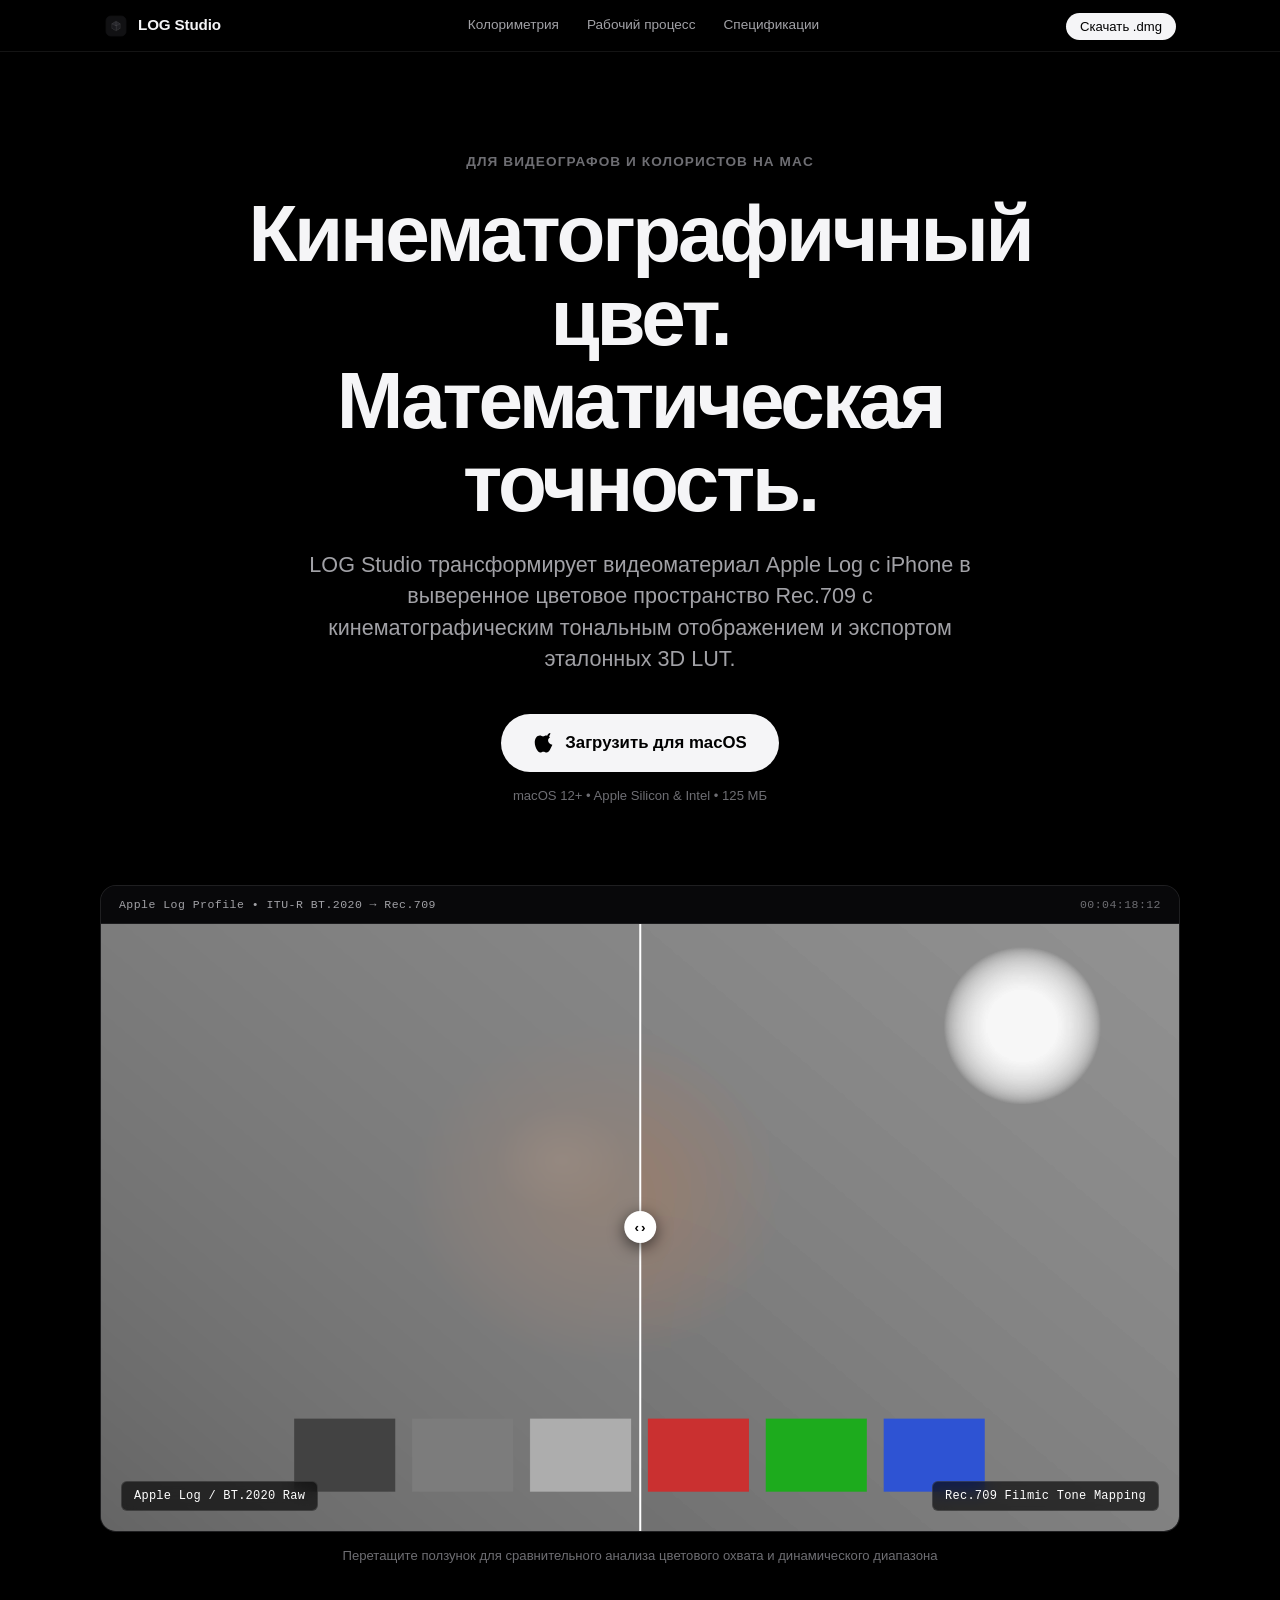
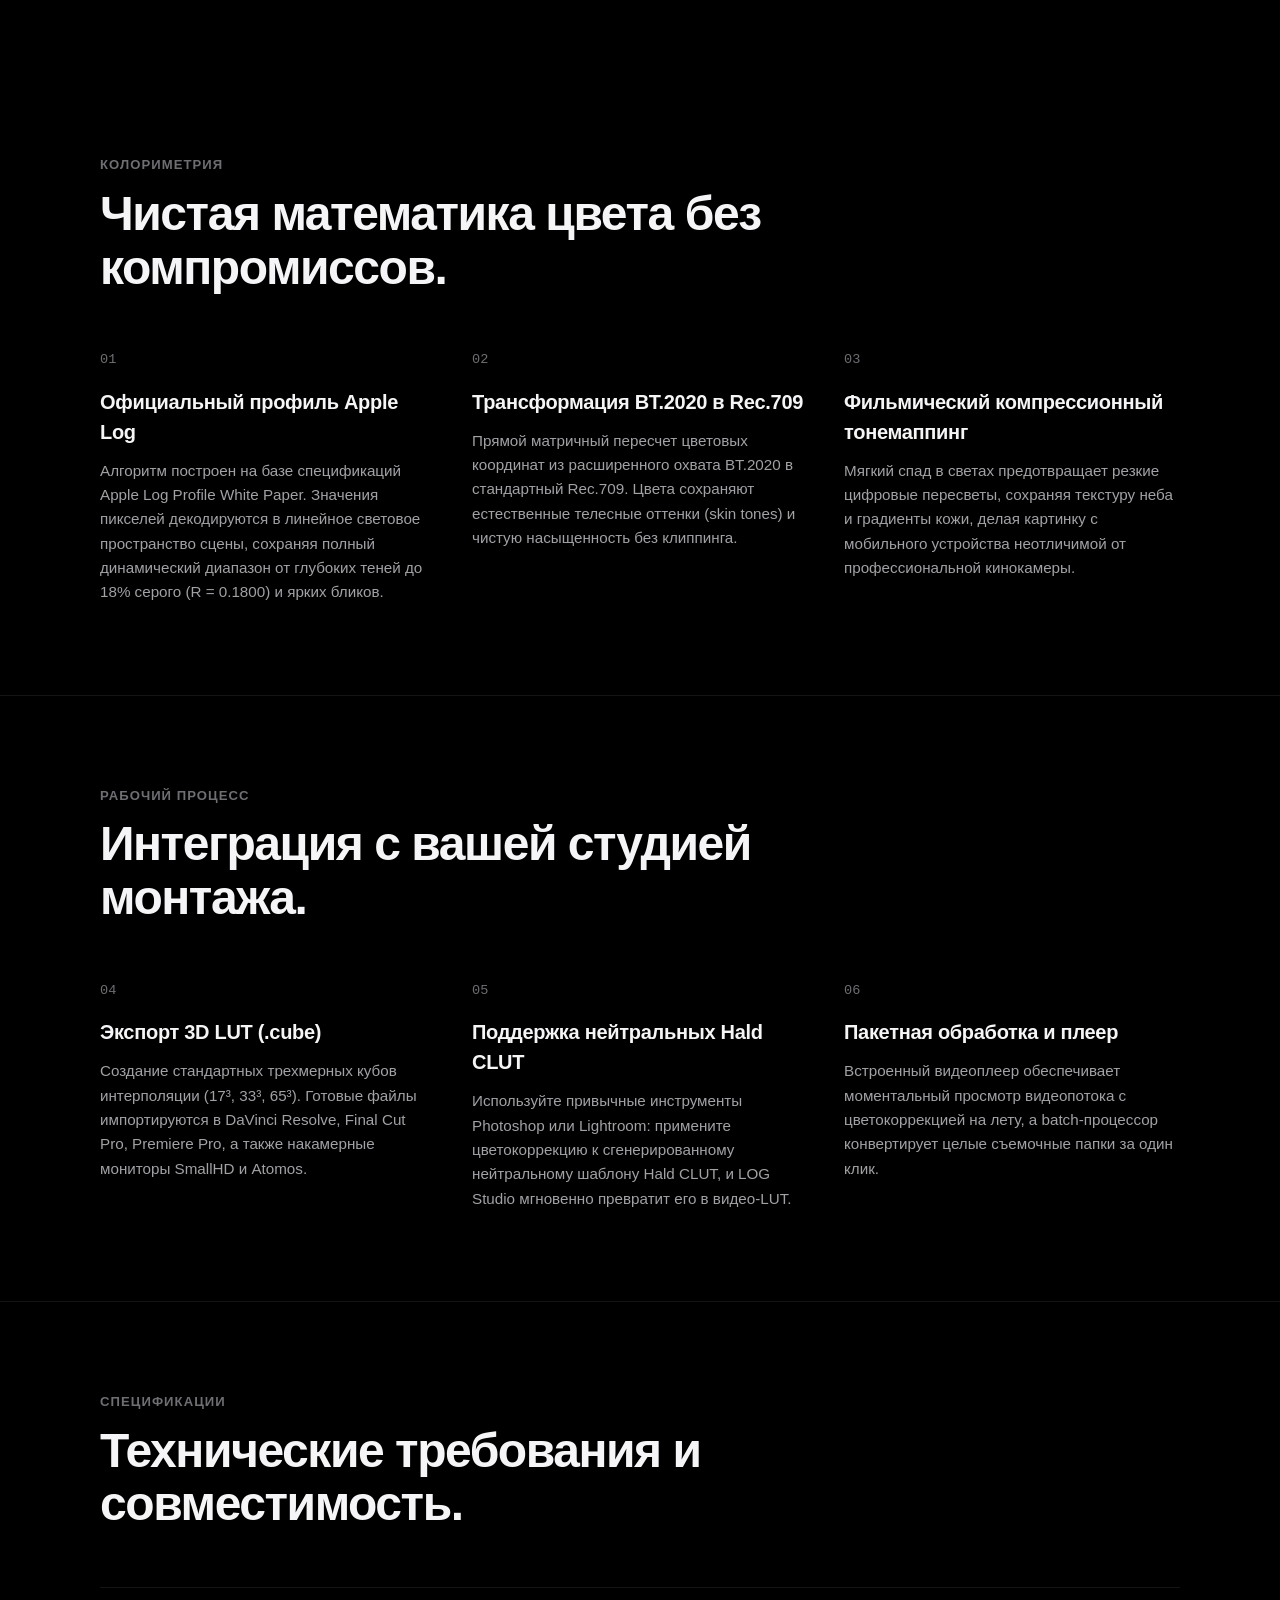
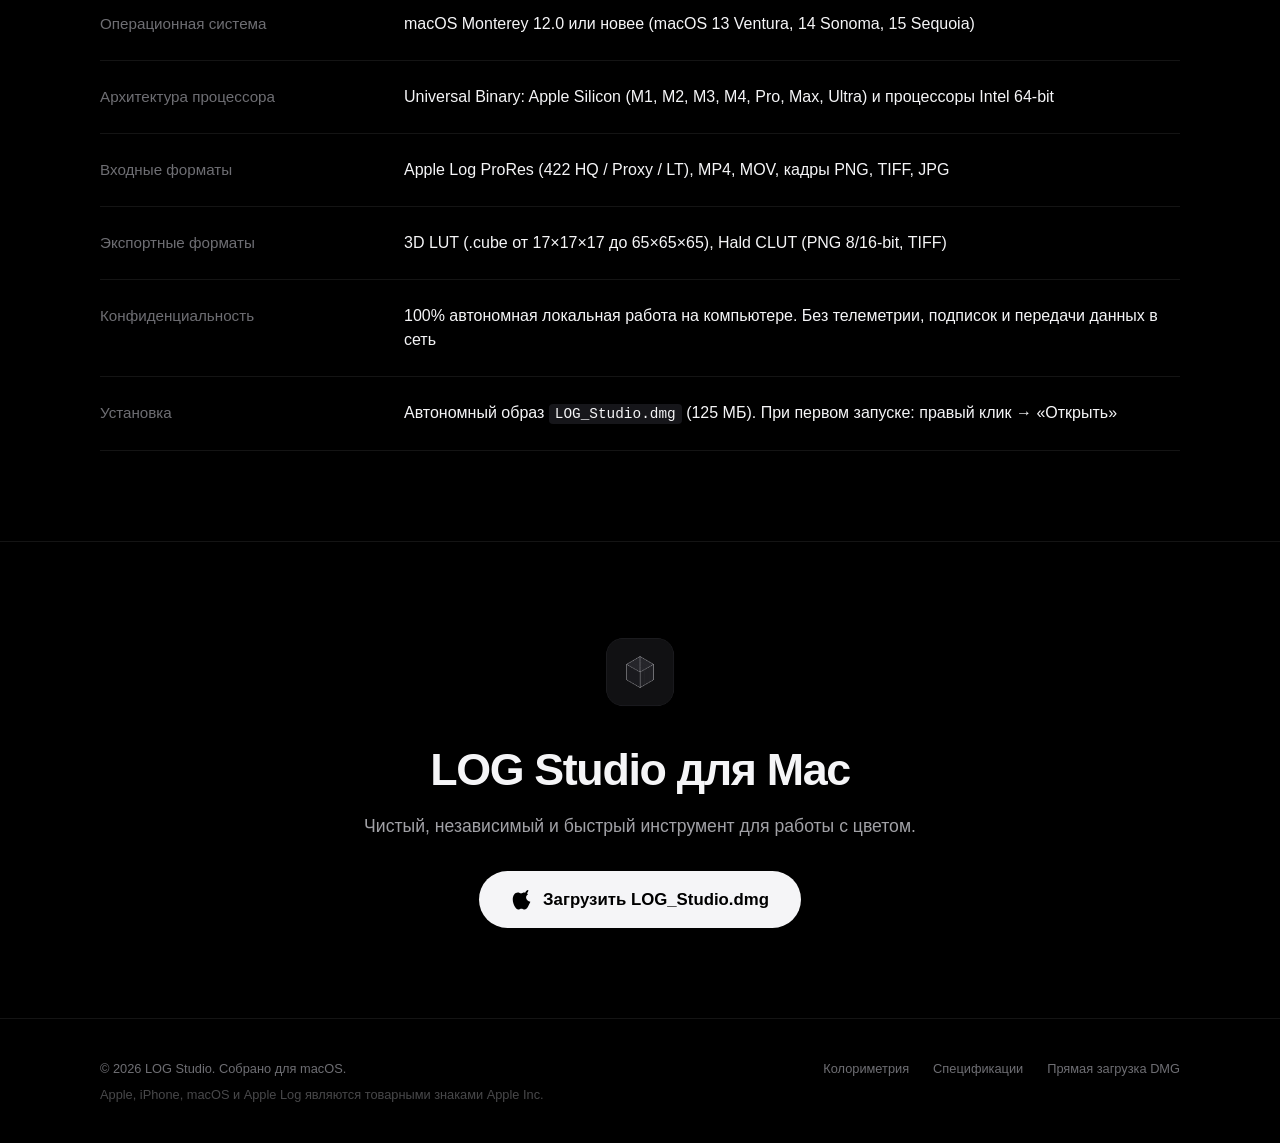
<file: index.html>
<!DOCTYPE html>
<html lang="ru">
<head>
  <meta charset="UTF-8">
  <meta name="viewport" content="width=device-width, initial-scale=1.0">
  <title>LOG Studio — Apple Log & 3D LUT Color Science для macOS</title>
  <meta name="description" content="Профессиональная утилита для macOS. Точная колориметрия Apple Log (BT.2020 в Rec.709), экспорт 3D LUT (.cube) и работа с Hald CLUT.">
  <link rel="icon" type="image/png" href="assets/icon.png">
  <link rel="stylesheet" href="style.css">
</head>
<body>

  <!-- Minimal Pro Navigation -->
  <header class="site-header">
    <div class="header-container">
      <div class="brand-group">
        <img src="assets/icon.png" alt="LOG Studio" class="brand-icon">
        <span class="brand-title">LOG Studio</span>
      </div>
      <nav class="header-nav">
        <a href="#color-science">Колориметрия</a>
        <a href="#workflow">Рабочий процесс</a>
        <a href="#specs">Спецификации</a>
      </nav>
      <div class="header-cta">
        <a href="https://github.com/peskovsky18/log-studio/releases/latest/download/LOG_Studio.dmg" class="nav-download-link">
          Скачать .dmg
        </a>
      </div>
    </div>
  </header>

  <main>
    <!-- Cinematic Hero -->
    <section class="hero-section">
      <div class="hero-content">
        <p class="eyebrow">Для видеографов и колористов на Mac</p>
        <h1 class="hero-heading">Кинематографичный цвет.<br>Математическая точность.</h1>
        <p class="hero-lead">
          LOG Studio трансформирует видеоматериал Apple Log с iPhone в выверенное цветовое пространство Rec.709 с кинематографическим тональным отображением и экспортом эталонных 3D LUT.
        </p>

        <div class="hero-download-block">
          <a href="https://github.com/peskovsky18/log-studio/releases/latest/download/LOG_Studio.dmg" class="download-button">
            <svg class="apple-icon" viewBox="0 0 170 170" fill="currentColor">
              <path d="M150.37 130.25c-2.45 5.66-5.35 10.87-8.71 15.66-4.58 6.53-8.33 11.05-11.22 13.56-4.48 4.12-9.28 6.23-14.42 6.35-3.69 0-8.14-1.05-13.32-3.18-5.19-2.12-9.97-3.17-14.34-3.17-4.58 0-9.49 1.05-14.75 3.17-5.26 2.13-9.5 3.24-12.74 3.35-4.35.13-9.16-1.9-14.42-6.08-3.69-3.08-7.7-7.97-12.04-14.67-6.08-9.39-10.87-20.08-14.36-32.08-3.48-12-5.22-23.36-5.22-34.08 0-16.14 4.08-29.67 12.23-40.59 8.16-10.92 18.59-16.48 31.3-16.69 4.35 0 9.4 1.16 15.15 3.49 5.75 2.32 9.68 3.54 11.79 3.65 1.74 0 5.8-1.28 12.18-3.83 6.37-2.55 11.85-3.63 16.43-3.25 12.63.85 22.86 5.57 30.68 14.16-11.09 6.74-16.53 16.03-16.32 27.87.21 9.48 3.86 17.51 10.95 24.1 7.09 6.59 15.54 10.23 25.35 10.93-2.61 7.62-5.98 15.34-10.11 23.16zM119.22 31.84c0-7.39 2.66-14.34 7.98-20.85 5.32-6.52 11.96-10.51 19.92-11.99.21 1.09.32 2.07.32 2.94 0 7.39-2.77 14.45-8.31 21.18-5.54 6.74-12.39 10.74-20.55 12.01-.22-1.09-.33-2.07-.33-2.94z"/>
            </svg>
            <span>Загрузить для macOS</span>
          </a>
          <span class="download-subtext">macOS 12+ • Apple Silicon & Intel • 125 МБ</span>
        </div>
      </div>
    </section>

    <!-- Professional Cinema Comparison Viewer -->
    <section class="viewer-section">
      <div class="viewer-wrapper">
        <div class="monitor-frame">
          <div class="monitor-header">
            <span class="monitor-channel">Apple Log Profile • ITU-R BT.2020 → Rec.709</span>
            <span class="monitor-code">00:04:18:12</span>
          </div>

          <div class="viewport" id="comparisonWrapper">
            <!-- Graded View (Bottom Layer) -->
            <div class="viewport-layer layer-graded">
              <img src="assets/portrait_apple_log.png" alt="Graded Footage" class="footage-img footage-graded">
              <div class="layer-overlay overlay-right">
                <span class="profile-label">Rec.709 Filmic Tone Mapping</span>
              </div>
            </div>

            <!-- Raw Apple Log (Top Layer) -->
            <div class="viewport-layer layer-raw" id="logLayer">
              <img src="assets/portrait_apple_log.png" alt="Apple Log Raw" class="footage-img">
              <div class="layer-overlay overlay-left">
                <span class="profile-label">Apple Log / BT.2020 Raw</span>
              </div>
            </div>

            <!-- Precision Split Controller -->
            <div class="split-controller" id="sliderHandle">
              <div class="controller-line"></div>
              <div class="controller-knob">
                <span class="knob-arrow">‹</span>
                <span class="knob-arrow">›</span>
              </div>
            </div>
          </div>
        </div>
        <p class="viewer-caption">Перетащите ползунок для сравнительного анализа цветового охвата и динамического диапазона</p>
      </div>
    </section>

    <!-- Color Science Architecture -->
    <section class="editorial-section" id="color-science">
      <div class="section-container">
        <div class="section-title-block">
          <p class="section-tag">Колориметрия</p>
          <h2 class="section-headline">Чистая математика цвета без компромиссов.</h2>
        </div>

        <div class="narrative-grid">
          <div class="narrative-card">
            <div class="card-num">01</div>
            <h3>Официальный профиль Apple Log</h3>
            <p>
              Алгоритм построен на базе спецификаций Apple Log Profile White Paper. Значения пикселей декодируются в линейное световое пространство сцены, сохраняя полный динамический диапазон от глубоких теней до 18% серого (R = 0.1800) и ярких бликов.
            </p>
          </div>

          <div class="narrative-card">
            <div class="card-num">02</div>
            <h3>Трансформация BT.2020 в Rec.709</h3>
            <p>
              Прямой матричный пересчет цветовых координат из расширенного охвата BT.2020 в стандартный Rec.709. Цвета сохраняют естественные телесные оттенки (skin tones) и чистую насыщенность без клиппинга.
            </p>
          </div>

          <div class="narrative-card">
            <div class="card-num">03</div>
            <h3>Фильмический компрессионный тонемаппинг</h3>
            <p>
              Мягкий спад в светах предотвращает резкие цифровые пересветы, сохраняя текстуру неба и градиенты кожи, делая картинку с мобильного устройства неотличимой от профессиональной кинокамеры.
            </p>
          </div>
        </div>
      </div>
    </section>

    <!-- Workflow Integration -->
    <section class="editorial-section border-top" id="workflow">
      <div class="section-container">
        <div class="section-title-block">
          <p class="section-tag">Рабочий процесс</p>
          <h2 class="section-headline">Интеграция с вашей студией монтажа.</h2>
        </div>

        <div class="narrative-grid">
          <div class="narrative-card">
            <div class="card-num">04</div>
            <h3>Экспорт 3D LUT (.cube)</h3>
            <p>
              Создание стандартных трехмерных кубов интерполяции (17³, 33³, 65³). Готовые файлы импортируются в DaVinci Resolve, Final Cut Pro, Premiere Pro, а также накамерные мониторы SmallHD и Atomos.
            </p>
          </div>

          <div class="narrative-card">
            <div class="card-num">05</div>
            <h3>Поддержка нейтральных Hald CLUT</h3>
            <p>
              Используйте привычные инструменты Photoshop или Lightroom: примените цветокоррекцию к сгенерированному нейтральному шаблону Hald CLUT, и LOG Studio мгновенно превратит его в видео-LUT.
            </p>
          </div>

          <div class="narrative-card">
            <div class="card-num">06</div>
            <h3>Пакетная обработка и плеер</h3>
            <p>
              Встроенный видеоплеер обеспечивает моментальный просмотр видеопотока с цветокоррекцией на лету, а batch-процессор конвертирует целые съемочные папки за один клик.
            </p>
          </div>
        </div>
      </div>
    </section>

    <!-- Technical Specifications Table (Apple Style) -->
    <section class="specs-section border-top" id="specs">
      <div class="section-container">
        <div class="section-title-block">
          <p class="section-tag">Спецификации</p>
          <h2 class="section-headline">Технические требования и совместимость.</h2>
        </div>

        <div class="specs-table">
          <div class="specs-row">
            <div class="specs-label">Операционная система</div>
            <div class="specs-val">macOS Monterey 12.0 или новее (macOS 13 Ventura, 14 Sonoma, 15 Sequoia)</div>
          </div>
          <div class="specs-row">
            <div class="specs-label">Архитектура процессора</div>
            <div class="specs-val">Universal Binary: Apple Silicon (M1, M2, M3, M4, Pro, Max, Ultra) и процессоры Intel 64-bit</div>
          </div>
          <div class="specs-row">
            <div class="specs-label">Входные форматы</div>
            <div class="specs-val">Apple Log ProRes (422 HQ / Proxy / LT), MP4, MOV, кадры PNG, TIFF, JPG</div>
          </div>
          <div class="specs-row">
            <div class="specs-label">Экспортные форматы</div>
            <div class="specs-val">3D LUT (.cube от 17×17×17 до 65×65×65), Hald CLUT (PNG 8/16-bit, TIFF)</div>
          </div>
          <div class="specs-row">
            <div class="specs-label">Конфиденциальность</div>
            <div class="specs-val">100% автономная локальная работа на компьютере. Без телеметрии, подписок и передачи данных в сеть</div>
          </div>
          <div class="specs-row">
            <div class="specs-label">Установка</div>
            <div class="specs-val">Автономный образ <code>LOG_Studio.dmg</code> (125 МБ). При первом запуске: правый клик → «Открыть»</div>
          </div>
        </div>
      </div>
    </section>

    <!-- Final Call to Action -->
    <section class="bottom-action-section">
      <div class="section-container action-container">
        <img src="assets/icon.png" alt="LOG Studio" class="action-app-icon">
        <h2 class="action-title">LOG Studio для Mac</h2>
        <p class="action-sub">Чистый, независимый и быстрый инструмент для работы с цветом.</p>
        <a href="https://github.com/peskovsky18/log-studio/releases/latest/download/LOG_Studio.dmg" class="download-button">
          <svg class="apple-icon" viewBox="0 0 170 170" fill="currentColor">
            <path d="M150.37 130.25c-2.45 5.66-5.35 10.87-8.71 15.66-4.58 6.53-8.33 11.05-11.22 13.56-4.48 4.12-9.28 6.23-14.42 6.35-3.69 0-8.14-1.05-13.32-3.18-5.19-2.12-9.97-3.17-14.34-3.17-4.58 0-9.49 1.05-14.75 3.17-5.26 2.13-9.5 3.24-12.74 3.35-4.35.13-9.16-1.9-14.42-6.08-3.69-3.08-7.7-7.97-12.04-14.67-6.08-9.39-10.87-20.08-14.36-32.08-3.48-12-5.22-23.36-5.22-34.08 0-16.14 4.08-29.67 12.23-40.59 8.16-10.92 18.59-16.48 31.3-16.69 4.35 0 9.4 1.16 15.15 3.49 5.75 2.32 9.68 3.54 11.79 3.65 1.74 0 5.8-1.28 12.18-3.83 6.37-2.55 11.85-3.63 16.43-3.25 12.63.85 22.86 5.57 30.68 14.16-11.09 6.74-16.53 16.03-16.32 27.87.21 9.48 3.86 17.51 10.95 24.1 7.09 6.59 15.54 10.23 25.35 10.93-2.61 7.62-5.98 15.34-10.11 23.16zM119.22 31.84c0-7.39 2.66-14.34 7.98-20.85 5.32-6.52 11.96-10.51 19.92-11.99.21 1.09.32 2.07.32 2.94 0 7.39-2.77 14.45-8.31 21.18-5.54 6.74-12.39 10.74-20.55 12.01-.22-1.09-.33-2.07-.33-2.94z"/>
          </svg>
          <span>Загрузить LOG_Studio.dmg</span>
        </a>
      </div>
    </section>
  </main>

  <!-- Apple-Style Subdued Footer -->
  <footer class="site-footer">
    <div class="footer-inner">
      <div class="footer-meta">
        <p>© 2026 LOG Studio. Собрано для macOS.</p>
        <p class="footer-legal">Apple, iPhone, macOS и Apple Log являются товарными знаками Apple Inc.</p>
      </div>
      <div class="footer-links">
        <a href="#color-science">Колориметрия</a>
        <a href="#specs">Спецификации</a>
        <a href="https://github.com/peskovsky18/log-studio/releases/latest/download/LOG_Studio.dmg">Прямая загрузка DMG</a>
      </div>
    </div>
  </footer>

  <script src="script.js"></script>
</body>
</html>
</file>
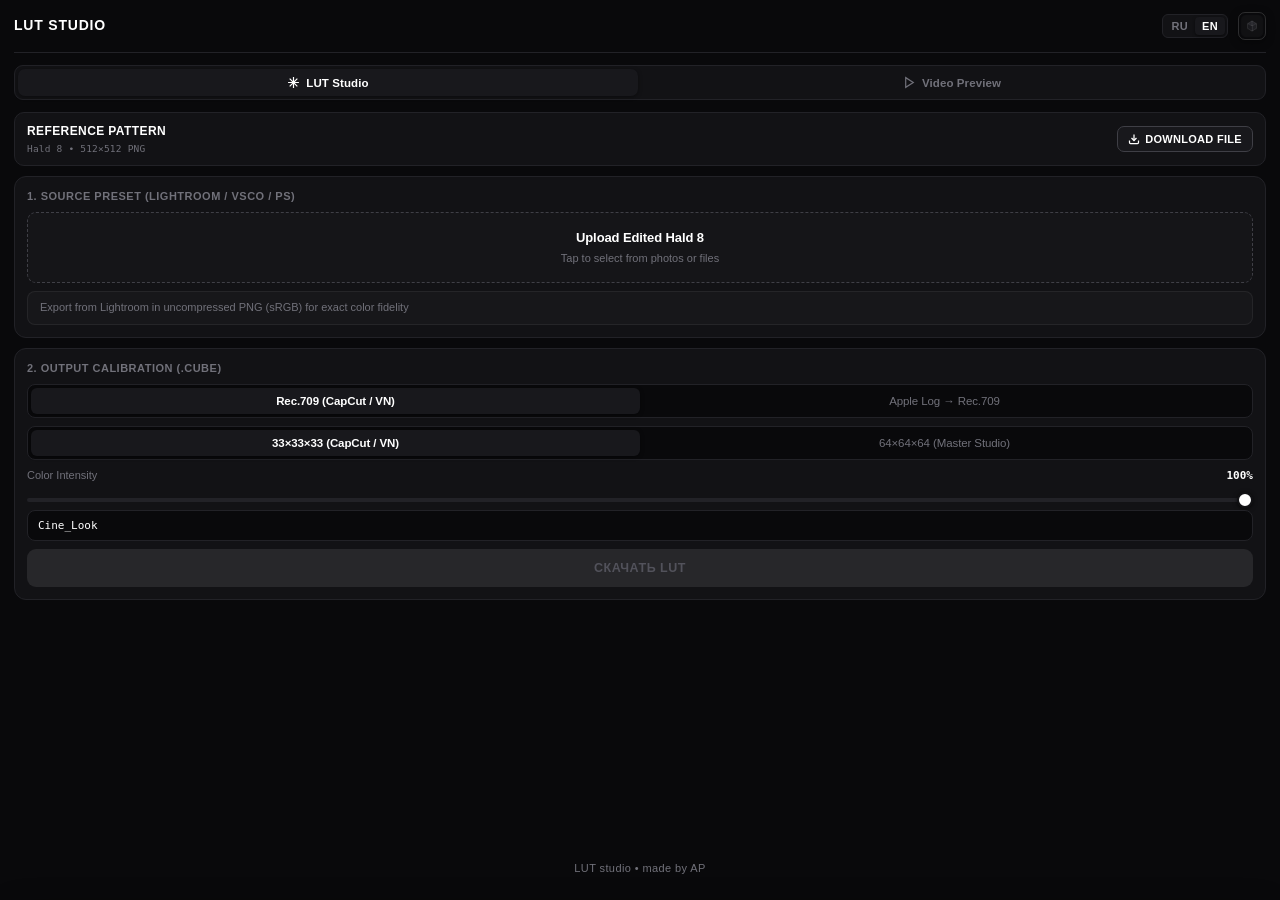
<file: app/index.html>
<!DOCTYPE html>
<html lang="ru">
<head>
  <meta charset="UTF-8">
  <meta name="viewport" content="width=device-width, initial-scale=1.0, maximum-scale=1.0, user-scalable=no, viewport-fit=cover">
  <meta http-equiv="Content-Security-Policy" content="default-src 'self'; script-src 'self' 'unsafe-inline' https://telegram.org; style-src 'self' 'unsafe-inline' https://fonts.googleapis.com; font-src 'self' https://fonts.gstatic.com data:; img-src 'self' data: blob:; media-src 'self' blob: data:; connect-src 'self' https://api.telegram.org; object-src 'none'; base-uri 'self';">
  <meta name="referrer" content="no-referrer">
  <title>LUT Studio — 3D LUT Lab</title>

  <!-- Google Fonts: Inter Tight & JetBrains Mono (SIL OFL) -->
  <link rel="preconnect" href="https://fonts.googleapis.com">
  <link rel="preconnect" href="https://fonts.gstatic.com" crossorigin>
  <link href="https://fonts.googleapis.com/css2?family=Inter+Tight:wght@400;500;600;700&family=JetBrains+Mono:wght@400;500;600&display=swap" rel="stylesheet">

  <!-- Telegram WebApp SDK -->
  <script src="https://telegram.org/js/telegram-web-app.js"></script>
  <style>
    :root {
      --bg: #09090b;
      --surface: #121215;
      --surface-elevated: #18181c;
      --border: #222227;
      --border-focus: #3f3f46;
      --text: #f4f4f5;
      --text-muted: #71717a;
      --accent: #f59e0b;
      --accent-glow: rgba(245, 158, 11, 0.12);
      --signal-green: #10b981;
      --sans: "Inter Tight", -apple-system, BlinkMacSystemFont, "SF Pro Display", sans-serif;
      --mono: "JetBrains Mono", ui-monospace, SFMono-Regular, Menlo, monospace;
    }

    * {
      box-sizing: border-box;
      margin: 0;
      padding: 0;
      -webkit-tap-highlight-color: transparent;
    }

    body {
      background-color: var(--bg);
      color: var(--text);
      font-family: var(--sans);
      font-size: 13px;
      line-height: 1.4;
      padding: 12px 14px 24px 14px;
      min-height: 100vh;
      display: flex;
      flex-direction: column;
      -webkit-font-smoothing: antialiased;
    }

    /* TOP BAR: Clean Broadcast Style with App Logo on Right */
    .top-bar {
      display: flex;
      justify-content: space-between;
      align-items: center;
      padding-bottom: 12px;
      border-bottom: 1px solid var(--border);
      margin-bottom: 12px;
    }

    .brand {
      display: flex;
      align-items: center;
      gap: 8px;
    }

    .brand-mark {
      width: 12px;
      height: 12px;
      background: var(--accent);
      border-radius: 2px;
      display: inline-block;
    }

    .brand-name {
      font-family: var(--sans);
      font-weight: 700;
      font-size: 14px;
      letter-spacing: 0.8px;
      text-transform: uppercase;
      color: #ffffff;
    }

    .top-right {
      display: flex;
      align-items: center;
      gap: 10px;
    }

    /* LANGUAGE SWITCHER */
    .lang-switch {
      display: flex;
      background: var(--surface);
      border: 1px solid var(--border);
      border-radius: 6px;
      padding: 2px;
    }

    .lang-btn {
      background: transparent;
      border: none;
      color: var(--text-muted);
      font-family: var(--sans);
      font-size: 11px;
      font-weight: 600;
      letter-spacing: 0.3px;
      padding: 3px 7px;
      border-radius: 4px;
      cursor: pointer;
      transition: all 0.15s ease;
    }

    .lang-btn.active {
      background: var(--surface-elevated);
      color: #ffffff;
      box-shadow: 0 1px 3px rgba(0,0,0,0.5);
    }

    /* APP LOGO IN RIGHT CORNER */
    .app-logo {
      width: 28px;
      height: 28px;
      border-radius: 7px;
      border: 1px solid rgba(255, 255, 255, 0.15);
      object-fit: cover;
      display: block;
      box-shadow: 0 2px 8px rgba(0,0,0,0.4);
    }

    /* DOWNLOAD REFERENCE BAR */
    .ref-bar {
      background: var(--surface);
      border: 1px solid var(--border);
      border-radius: 10px;
      padding: 10px 12px;
      display: flex;
      justify-content: space-between;
      align-items: center;
      margin-bottom: 10px;
    }

    .ref-info {
      display: flex;
      flex-direction: column;
      gap: 2px;
    }

    .ref-title {
      font-family: var(--sans);
      font-size: 12px;
      font-weight: 600;
      color: #ffffff;
      text-transform: uppercase;
      letter-spacing: 0.4px;
    }

    .ref-sub {
      font-family: var(--mono);
      font-size: 9.5px;
      color: var(--text-muted);
      letter-spacing: 0.2px;
    }

    .btn-download-ref {
      background: var(--surface-elevated);
      color: #ffffff;
      border: 1px solid var(--border-focus);
      border-radius: 7px;
      padding: 6px 10px;
      font-family: var(--sans);
      font-size: 11px;
      font-weight: 600;
      letter-spacing: 0.3px;
      text-transform: uppercase;
      cursor: pointer;
      display: flex;
      align-items: center;
      gap: 5px;
      transition: all 0.15s ease;
    }

    .btn-download-ref:active {
      background: var(--accent-glow);
      border-color: var(--accent);
      color: var(--accent);
    }

    /* PANELS */
    .panel {
      background: var(--surface);
      border: 1px solid var(--border);
      border-radius: 12px;
      padding: 12px;
      margin-bottom: 10px;
    }

    .panel-label {
      font-family: var(--sans);
      font-size: 11px;
      font-weight: 600;
      color: var(--text-muted);
      text-transform: uppercase;
      letter-spacing: 0.5px;
      margin-bottom: 8px;
      display: block;
    }

    /* DROP BOX */
    .drop-box {
      border: 1.5px dashed var(--border-focus);
      background: rgba(255, 255, 255, 0.015);
      border-radius: 9px;
      padding: 16px 10px;
      text-align: center;
      cursor: pointer;
      transition: all 0.2s ease;
    }

    .drop-box:hover, .drop-box.active {
      border-color: var(--accent);
      background: var(--accent-glow);
    }

    .drop-box.loaded {
      border: 1px solid rgba(16, 185, 129, 0.4);
      background: rgba(16, 185, 129, 0.06);
    }

    .drop-text {
      font-size: 13px;
      font-weight: 600;
      color: #ffffff;
      margin-bottom: 3px;
      letter-spacing: -0.1px;
    }

    .drop-sub {
      font-size: 11px;
      font-family: var(--sans);
      color: var(--text-muted);
    }

    .upload-tip {
      font-size: 11px;
      line-height: 1.45;
      color: var(--text-muted);
      margin-top: 8px;
      padding: 8px 12px;
      background: rgba(255, 255, 255, 0.025);
      border-radius: 8px;
      border: 1px solid rgba(255, 255, 255, 0.06);
      display: flex;
      align-items: center;
      gap: 6px;
    }

    /* SEGMENTED SWITCHES */
    .segmented {
      display: flex;
      background: var(--bg);
      padding: 3px;
      border-radius: 8px;
      border: 1px solid var(--border);
      margin-bottom: 8px;
    }

    .segment-btn {
      flex: 1;
      background: transparent;
      border: none;
      color: var(--text-muted);
      padding: 7px 4px;
      font-family: var(--sans);
      font-size: 11.5px;
      font-weight: 500;
      letter-spacing: -0.1px;
      border-radius: 6px;
      cursor: pointer;
      transition: all 0.15s ease;
      text-align: center;
    }

    .segment-btn.active {
      background: var(--surface-elevated);
      color: #ffffff;
      font-weight: 600;
      box-shadow: 0 1px 4px rgba(0,0,0,0.4);
    }

    /* SLIDER CONTROL */
    .slider-row {
      display: flex;
      justify-content: space-between;
      font-family: var(--sans);
      font-size: 11px;
      font-weight: 500;
      color: var(--text-muted);
      margin-bottom: 5px;
    }

    .slider-row span.val {
      font-family: var(--mono);
      font-size: 11px;
      color: #ffffff;
      font-weight: 600;
    }

    input[type="range"] {
      width: 100%;
      height: 4px;
      background: var(--border);
      border-radius: 2px;
      outline: none;
      -webkit-appearance: none;
      margin-bottom: 8px;
    }

    input[type="range"]::-webkit-slider-thumb {
      -webkit-appearance: none;
      width: 16px;
      height: 16px;
      border-radius: 50%;
      background: #ffffff;
      border: 2px solid var(--surface);
      box-shadow: 0 1px 4px rgba(0,0,0,0.6);
      cursor: pointer;
    }

    /* TEXT INPUT */
    input[type="text"] {
      width: 100%;
      background: var(--bg);
      border: 1px solid var(--border);
      border-radius: 8px;
      color: #ffffff;
      font-family: var(--mono);
      font-size: 11px;
      padding: 8px 10px;
      outline: none;
      margin-bottom: 8px;
    }

    input[type="text"]:focus {
      border-color: var(--accent);
    }

    /* BAKE BUTTON */
    .btn-solid {
      width: 100%;
      background: #ffffff;
      color: #000000;
      border: none;
      border-radius: 9px;
      padding: 12px;
      font-size: 12.5px;
      font-weight: 700;
      letter-spacing: 0.5px;
      text-transform: uppercase;
      font-family: var(--sans);
      cursor: pointer;
      display: flex;
      align-items: center;
      justify-content: center;
      gap: 6px;
      transition: all 0.15s ease;
    }

    .btn-solid:active {
      opacity: 0.85;
      transform: scale(0.99);
    }

    .btn-solid:disabled {
      background: #27272a;
      color: #52525b;
      cursor: not-allowed;
      transform: none;
    }

    /* TOP NAVIGATION TABS */
    .nav-tabs {
      display: flex;
      background: var(--surface);
      border: 1px solid var(--border);
      border-radius: 9px;
      padding: 3px;
      margin-bottom: 12px;
      gap: 4px;
    }

    .nav-tab {
      flex: 1;
      display: flex;
      align-items: center;
      justify-content: center;
      gap: 6px;
      background: transparent;
      border: none;
      color: var(--text-muted);
      font-family: var(--sans);
      font-size: 11.5px;
      font-weight: 600;
      letter-spacing: 0.1px;
      padding: 7px 10px;
      border-radius: 7px;
      cursor: pointer;
      transition: all 0.15s ease;
    }

    .nav-tab.active {
      background: var(--surface-elevated);
      color: #ffffff;
      box-shadow: 0 1px 4px rgba(0,0,0,0.4);
    }

    /* TAB PANES */
    .tab-pane {
      display: flex;
      flex-direction: column;
      flex: 1;
    }

    /* PREVIEW TOOLBAR */
    .preview-toolbar {
      display: flex;
      justify-content: space-between;
      align-items: center;
      margin-bottom: 10px;
      gap: 8px;
    }

    .source-pills {
      display: flex;
      background: var(--surface);
      border: 1px solid var(--border);
      border-radius: 7px;
      padding: 2px;
      gap: 3px;
    }

    .source-pill {
      display: flex;
      align-items: center;
      gap: 4px;
      background: transparent;
      border: none;
      color: var(--text-muted);
      font-family: var(--sans);
      font-size: 10px;
      font-weight: 600;
      padding: 5px 8px;
      border-radius: 5px;
      cursor: pointer;
      transition: all 0.15s ease;
      white-space: nowrap;
    }

    .source-pill.active {
      background: var(--surface-elevated);
      color: #ffffff;
      box-shadow: 0 1px 3px rgba(0,0,0,0.4);
    }

    .icon-btn {
      background: var(--surface);
      border: 1px solid var(--border);
      color: var(--text-muted);
      border-radius: 7px;
      padding: 5px 9px;
      cursor: pointer;
      display: flex;
      align-items: center;
      justify-content: center;
      transition: all 0.15s ease;
    }

    .icon-btn:active {
      color: #ffffff;
      border-color: var(--border-focus);
    }

    /* VIEWPORT CARD */
    .viewport-card {
      position: relative;
      width: 100%;
      aspect-ratio: 4 / 5;
      max-height: 460px;
      background: #000000;
      border: 1px solid var(--border);
      border-radius: 12px;
      overflow: hidden;
      touch-action: none;
      user-select: none;
      -webkit-user-select: none;
      box-shadow: 0 4px 20px rgba(0,0,0,0.5);
    }

    #viewCanvas {
      width: 100%;
      height: 100%;
      object-fit: cover;
      display: block;
    }

    .offscreen-video {
      position: absolute;
      width: 1px;
      height: 1px;
      opacity: 0.001;
      pointer-events: none;
      z-index: -100;
      top: 0;
      left: 0;
    }

    /* BADGES */
    .view-badge {
      position: absolute;
      top: 10px;
      background: rgba(0, 0, 0, 0.65);
      backdrop-filter: blur(8px);
      -webkit-backdrop-filter: blur(8px);
      border: 1px solid rgba(255, 255, 255, 0.12);
      border-radius: 5px;
      padding: 3px 7px;
      font-family: var(--sans);
      font-size: 9px;
      font-weight: 600;
      color: #f4f4f5;
      letter-spacing: 0.5px;
      pointer-events: none;
      z-index: 5;
    }

    .badge-left {
      left: 10px;
    }

    .badge-right {
      right: 10px;
    }

    /* SPLIT DIVIDER & THUMB */
    .split-divider {
      position: absolute;
      top: 0;
      bottom: 0;
      left: 50%;
      width: 2px;
      background: #ffffff;
      box-shadow: 0 0 8px rgba(0,0,0,0.8);
      cursor: ew-resize;
      z-index: 10;
      transform: translateX(-50%);
    }

    .split-thumb {
      position: absolute;
      top: 50%;
      left: 50%;
      transform: translate(-50%, -50%);
      width: 32px;
      height: 32px;
      background: #ffffff;
      border-radius: 50%;
      box-shadow: 0 2px 10px rgba(0,0,0,0.6);
      display: flex;
      align-items: center;
      justify-content: center;
      color: #000000;
      font-size: 11px;
      font-weight: 700;
      user-select: none;
    }

    /* PLAY BUTTON OVERLAY */
    .play-toggle-btn {
      position: absolute;
      bottom: 12px;
      left: 12px;
      width: 34px;
      height: 34px;
      border-radius: 50%;
      background: rgba(0, 0, 0, 0.65);
      backdrop-filter: blur(8px);
      -webkit-backdrop-filter: blur(8px);
      border: 1px solid rgba(255, 255, 255, 0.15);
      color: #ffffff;
      display: flex;
      align-items: center;
      justify-content: center;
      cursor: pointer;
      z-index: 5;
      transition: all 0.15s ease;
    }

    .play-toggle-btn:active {
      transform: scale(0.92);
      background: rgba(255, 255, 255, 0.2);
    }

    /* PREVIEW STATUS */
    .preview-status {
      display: flex;
      align-items: center;
      gap: 6px;
      background: var(--surface);
      border: 1px solid var(--border);
      border-radius: 8px;
      padding: 8px 10px;
      margin-top: 10px;
      font-family: var(--sans);
      font-size: 11px;
      color: var(--text-muted);
    }

    .status-dot {
      color: var(--signal-green);
      font-size: 8px;
    }

    /* COMPACT CINE FOOTNOTE */
    .footnote {
      text-align: center;
      font-family: var(--sans);
      font-size: 11px;
      color: #71717a;
      letter-spacing: 0.4px;
      margin-top: auto;
      padding-top: 10px;
    }

    /* NOTIFICATION TOAST */
    .toast {
      position: fixed;
      bottom: 16px;
      left: 16px;
      right: 16px;
      background: #18181b;
      border: 1px solid var(--border-focus);
      border-radius: 8px;
      padding: 10px 14px;
      color: #ffffff;
      font-family: var(--sans);
      font-size: 12px;
      font-weight: 500;
      display: flex;
      align-items: center;
      gap: 8px;
      box-shadow: 0 10px 30px rgba(0,0,0,0.6);
      transform: translateY(150%);
      transition: transform 0.25s cubic-bezier(0.16, 1, 0.3, 1);
      z-index: 999;
    }

    .toast.show {
      transform: translateY(0);
    }

    .hidden {
      display: none !important;
    }
  </style>
</head>
<body>

  <!-- 1. TOP BROADCAST BAR WITH LOGO ON RIGHT -->
  <header class="top-bar">
    <div class="brand">
      <span class="brand-name">LUT Studio</span>
    </div>
    <div class="top-right">
      <!-- RU / EN SWITCHER -->
      <div class="lang-switch">
        <button class="lang-btn active" id="btnLangRu">RU</button>
        <button class="lang-btn" id="btnLangEn">EN</button>
      </div>
      <!-- OFFICIAL APP LOGO -->
      <img src="icon.png" alt="LUT Studio Logo" class="app-logo">
    </div>
  </header>

  <!-- NAVIGATION TABS -->
  <nav class="nav-tabs">
    <button class="nav-tab active" id="btnTabGenerator">
      <svg width="13" height="13" viewBox="0 0 24 24" fill="none" stroke="currentColor" stroke-width="2.2"><path d="M12 2v20M2 12h20M4.93 4.93l14.14 14.14M19.07 4.93L4.93 19.07"/></svg>
      <span id="tTabGenerator">Студия LUT</span>
    </button>
    <button class="nav-tab" id="btnTabPreview">
      <svg width="13" height="13" viewBox="0 0 24 24" fill="none" stroke="currentColor" stroke-width="2.2"><polygon points="5 3 19 12 5 21 5 3"/></svg>
      <span id="tTabPreview">Превью видео</span>
    </button>
  </nav>

  <!-- TAB 1: LUT GENERATOR -->
  <div class="tab-pane active" id="paneGenerator">
  <!-- 2. DOWNLOAD REFERENCE BAR (REPLACES BULKY MATRIX PHOTO) -->
  <section class="ref-bar">
    <div class="ref-info">
      <span class="ref-title" id="tRefTitle">Эталонный паттерн</span>
      <span class="ref-sub" id="tRefSub">Hald 8 • 512×512 PNG</span>
    </div>
    <button class="btn-download-ref" id="btnGetNeutral">
      <svg width="12" height="12" viewBox="0 0 24 24" fill="none" stroke="currentColor" stroke-width="2.5"><path d="M21 15v4a2 2 0 0 1-2 2H5a2 2 0 0 1-2-2v-4"></path><polyline points="7 10 12 15 17 10"></polyline><line x1="12" y1="15" x2="12" y2="3"></line></svg>
      <span id="tBtnDownloadNeutral">Скачать файл</span>
    </button>
  </section>

  <!-- 3. INPUT SELECTION -->
  <section class="panel">
    <span class="panel-label" id="tSection1">1. Исходный пресет (Lightroom / VSCO / PS)</span>
    <input type="file" id="fileInput" accept="image/png,image/jpeg,image/jpg,image/webp,image/tiff" style="display:none;">
    
    <div class="drop-box" id="dropBox">
      <div class="drop-text" id="dropTitle">Загрузить обработанный Hald 8</div>
      <div class="drop-sub" id="dropSub">Нажмите для выбора из фото или файлов</div>
    </div>
    <div class="upload-tip" id="tUploadTip">
      Экспортируйте из Lightroom в PNG без сжатия (sRGB), чтобы точно передать все оттенки
    </div>
  </section>

  <!-- 4. CALIBRATION & EXPORT -->
  <section class="panel">
    <span class="panel-label" id="tSection2">2. Калибровка вывода .CUBE</span>

    <!-- Pipeline Mode -->
    <div class="segmented" id="segPipeline">
      <button class="segment-btn active" data-val="creative_only" id="tPipeCreative">Rec.709 (CapCut / VN)</button>
      <button class="segment-btn" data-val="apple_log" id="tPipeLog">Apple Log &rarr; Rec.709</button>
    </div>

    <!-- LUT Resolution -->
    <div class="segmented" id="segSize">
      <button class="segment-btn active" data-val="33" id="tSize33">33×33×33 (CapCut / VN)</button>
      <button class="segment-btn" data-val="64" id="tSize64">64×64×64 (Master Studio)</button>
    </div>

    <!-- Intensity Slider -->
    <div class="slider-row">
      <span id="tLabelIntensity">Интенсивность цвета</span>
      <span class="val" id="valStrength">100%</span>
    </div>
    <input type="range" id="rangeStrength" min="0" max="100" value="100">

    <!-- Output Name -->
    <input type="text" id="txtName" placeholder="Имя файла (напр. Cine_Warm)" value="Cine_Look">

    <!-- Export Trigger -->
    <button class="btn-solid" id="btnBake" disabled>
      <span id="tBtnBake">Скачать LUT</span>
    </button>
  </section>
  </div><!-- /paneGenerator -->

  <!-- TAB 2: VIDEO PREVIEW (SPLITTER) -->
  <div class="tab-pane" id="panePreview" style="display: none;">
    <!-- Preview Toolbar -->
    <div class="preview-toolbar">
      <div class="source-pills">
        <button class="source-pill active" id="btnSourcePortrait">
          <svg width="12" height="12" viewBox="0 0 24 24" fill="none" stroke="currentColor" stroke-width="2"><path d="M20 21v-2a4 4 0 0 0-4-4H8a4 4 0 0 0-4 4v2"/><circle cx="12" cy="7" r="4"/></svg>
          <span id="tSourcePortrait">Портрет</span>
        </button>
        <button class="source-pill" id="btnSourceNature">
          <svg width="12" height="12" viewBox="0 0 24 24" fill="none" stroke="currentColor" stroke-width="2"><polygon points="12 2 2 22 22 22"/></svg>
          <span id="tSourceNature">Природа</span>
        </button>
        <button class="source-pill" id="btnSourceCustom">
          <svg width="12" height="12" viewBox="0 0 24 24" fill="none" stroke="currentColor" stroke-width="2"><path d="M21 15v4a2 2 0 0 1-2 2H5a2 2 0 0 1-2-2v-4"/><polyline points="17 8 12 3 7 8"/><line x1="12" y1="3" x2="12" y2="15"/></svg>
          <span id="tSourceCustom">Своё видео</span>
        </button>
        <input type="file" id="videoInput" accept="video/*,image/*" style="display:none;">
      </div>
      <button class="icon-btn" id="btnResetSplit" title="Сбросить на 50%">
        <span style="font-family: var(--mono); font-size: 10px; font-weight: 600;">50%</span>
      </button>
    </div>

    <!-- Interactive Video Viewport with Splitter -->
    <div class="viewport-card" id="viewportCard">
      <video id="playerVideo" class="offscreen-video" playsinline webkit-playsinline muted autoplay loop></video>
      <canvas id="viewCanvas" width="720" height="900"></canvas>

      <!-- Corner Badges -->
      <div class="view-badge badge-left" id="tBadgeBefore">ДО: APPLE LOG</div>
      <div class="view-badge badge-right" id="tBadgeAfter">ПОСЛЕ: ПРЕСЕТ</div>

      <!-- Draggable Split Divider -->
      <div class="split-divider" id="splitDivider">
        <div class="split-thumb">◀ ▶</div>
      </div>

      <!-- Play / Pause Overlay -->
      <button class="play-toggle-btn" id="btnPlayToggle">
        <svg id="iconPlay" width="14" height="14" viewBox="0 0 24 24" fill="currentColor" style="display:none;"><polygon points="5 3 19 12 5 21 5 3"/></svg>
        <svg id="iconPause" width="14" height="14" viewBox="0 0 24 24" fill="currentColor"><rect x="6" y="4" width="4" height="16"/><rect x="14" y="4" width="4" height="16"/></svg>
      </button>
    </div>

    <!-- Preset Status Banner -->
    <div class="preview-status" id="previewStatus">
      <span class="status-dot">●</span>
      <span id="tPreviewStatusText">Базовый кино-профиль • Загрузите свой Hald в первой вкладке</span>
    </div>

    <!-- Direct Download in Preview Tab -->
    <button class="btn-solid" id="btnBakeFromPreview" style="margin-top: 10px;">
      <span id="tBtnBakePreview">Скачать LUT</span>
    </button>
  </div><!-- /panePreview -->

  <footer class="footnote">
    LUT studio • made by AP
  </footer>

  <!-- TOAST NOTIFICATION -->
  <div class="toast" id="toast">
    <span id="toastIcon">●</span>
    <span id="toastText">Готово</span>
  </div>

  <canvas id="workCanvas" width="512" height="512" class="hidden"></canvas>

  <script>
    // --- I18N DICTIONARY ---
    const i18n = {
      ru: {
        refTitle: "Эталонный паттерн",
        refSub: "Hald 8 • 512×512 PNG",
        btnDownloadNeutral: "Скачать файл",
        section1: "1. Исходный пресет (Lightroom / VSCO / PS)",
        dropTitle: "Загрузить обработанный Hald 8",
        dropSub: "Нажмите для выбора из фото или файлов",
        dropLoadedSub: "64³ спектр считан • Нажмите для замены",
        section2: "2. Калибровка вывода .CUBE",
        pipeCreative: "Rec.709 (CapCut / VN)",
        pipeLog: "Apple Log → Rec.709",
        uploadTip: "Экспортируйте из Lightroom в PNG без сжатия (sRGB), чтобы точно передать все оттенки",
        size33: "33×33×33 (CapCut / VN)",
        size64: "64×64×64 (Master Studio)",
        intensity: "Интенсивность цвета",
        namePlaceholder: "Имя файла (напр. Cine_Warm)",
        btnBake: "Скачать LUT",
        btnBaking: "ГЕНЕРАЦИЯ LUT...",
        tabGenerator: "Студия LUT",
        tabPreview: "Превью видео",
        sourcePortrait: "Портрет",
        sourceNature: "Природа",
        sourceCustom: "Своё видео",
        badgeBefore: "ДО: APPLE LOG",
        badgeAfter: "ПОСЛЕ: ПРЕСЕТ",
        badgeAfterBase: "ПОСЛЕ: REC.709",
        previewNoPreset: "Apple Log -> Rec.709 • Загрузите свой Hald в первой вкладке",
        previewPresetLoaded: "Пресет: {name}",
        previewCustomVideoLoaded: "Видео: {name}",
        toastNeutralSaved: "neutral_hald8.png сохранен",
        toastBadImage: "Требуется изображение (PNG/JPEG)",
        toastTooLarge: "Файл слишком большой (макс. 25MB)",
        toastMatrixParsed: "Цветовая матрица зафиксирована",
        toastExported: "{title}.cube экспортирован",
        toastError: "Ошибка генерации"
      },
      en: {
        refTitle: "Reference Pattern",
        refSub: "Hald 8 • 512×512 PNG",
        btnDownloadNeutral: "Download File",
        section1: "1. Source Preset (Lightroom / VSCO / PS)",
        dropTitle: "Upload Edited Hald 8",
        dropSub: "Tap to select from photos or files",
        dropLoadedSub: "64³ spectrum parsed • Tap to replace",
        section2: "2. Output Calibration (.CUBE)",
        pipeCreative: "Rec.709 (CapCut / VN)",
        pipeLog: "Apple Log → Rec.709",
        uploadTip: "Export from Lightroom in uncompressed PNG (sRGB) for exact color fidelity",
        size33: "33×33×33 (CapCut / VN)",
        size64: "64×64×64 (Master Studio)",
        intensity: "Color Intensity",
        namePlaceholder: "File title (e.g. Cine_Warm)",
        btnBake: "Download LUT",
        btnBaking: "GENERATING LUT...",
        tabGenerator: "LUT Studio",
        tabPreview: "Video Preview",
        sourcePortrait: "Portrait",
        sourceNature: "Nature",
        sourceCustom: "Custom Video",
        badgeBefore: "BEFORE: APPLE LOG",
        badgeAfter: "AFTER: PRESET",
        badgeAfterBase: "AFTER: REC.709",
        previewNoPreset: "Apple Log -> Rec.709 • Upload your Hald in the first tab",
        previewPresetLoaded: "Applied preset: {name}",
        previewCustomVideoLoaded: "Video: {name}",
        toastNeutralSaved: "neutral_hald8.png saved",
        toastBadImage: "Image file required (PNG/JPEG)",
        toastTooLarge: "File too large (max 25MB)",
        toastMatrixParsed: "Color matrix locked in",
        toastExported: "{title}.cube exported",
        toastError: "Generation error"
      }
    };

    let currentLang = 'ru';

    // Telegram WebApp Setup
    const tg = window.Telegram?.WebApp;
    if (tg) {
      tg.ready();
      tg.expand();
      if (tg.setHeaderColor) tg.setHeaderColor('#09090b');
      if (tg.setBackgroundColor) tg.setBackgroundColor('#09090b');

      const userLang = tg.initDataUnsafe?.user?.language_code;
      if (userLang && !userLang.toLowerCase().startsWith('ru')) {
        currentLang = 'en';
      }
    } else {
      if (navigator.language && !navigator.language.toLowerCase().startsWith('ru')) {
        currentLang = 'en';
      }
    }

    const savedLang = localStorage.getItem('log_studio_lang');
    if (savedLang === 'ru' || savedLang === 'en') {
      currentLang = savedLang;
    }

    function haptic(type) {
      if (tg?.HapticFeedback) {
        if (type === 'success') tg.HapticFeedback.notificationOccurred('success');
        else if (type === 'impact') tg.HapticFeedback.impactOccurred('medium');
      }
    }

    function applyLanguage(lang) {
      currentLang = lang;
      localStorage.setItem('log_studio_lang', lang);
      const t = i18n[lang];

      document.getElementById('tRefTitle').textContent = t.refTitle;
      document.getElementById('tRefSub').textContent = t.refSub;
      document.getElementById('tBtnDownloadNeutral').textContent = t.btnDownloadNeutral;

      document.getElementById('tSection1').textContent = t.section1;
      if (!activeLutPixels) {
        document.getElementById('dropTitle').textContent = t.dropTitle;
        document.getElementById('dropSub').textContent = t.dropSub;
      } else {
        document.getElementById('dropSub').textContent = t.dropLoadedSub;
      }

      document.getElementById('tSection2').textContent = t.section2;
      document.getElementById('tPipeCreative').textContent = t.pipeCreative;
      document.getElementById('tPipeLog').textContent = t.pipeLog;
      const elTip = document.getElementById('tUploadTip');
      if (elTip) elTip.textContent = t.uploadTip;
      document.getElementById('tSize33').textContent = t.size33;
      document.getElementById('tSize64').textContent = t.size64;
      document.getElementById('tLabelIntensity').textContent = t.intensity;
      document.getElementById('txtName').placeholder = t.namePlaceholder;
      if (!btnBake.disabled) {
        document.getElementById('tBtnBake').textContent = t.btnBake;
        document.getElementById('tBtnBakePreview').textContent = t.btnBake;
      }

      document.getElementById('tTabGenerator').textContent = t.tabGenerator;
      document.getElementById('tTabPreview').textContent = t.tabPreview;
      const elSP = document.getElementById('tSourcePortrait');
      if (elSP) elSP.textContent = t.sourcePortrait;
      const elSN = document.getElementById('tSourceNature');
      if (elSN) elSN.textContent = t.sourceNature;
      const elSC = document.getElementById('tSourceCustom');
      if (elSC) elSC.textContent = t.sourceCustom;
      const elBB = document.getElementById('tBadgeBefore');
      if (elBB) elBB.textContent = t.badgeBefore;
      if (typeof updatePreviewStatusText === 'function') updatePreviewStatusText();

      document.getElementById('btnLangRu').classList.toggle('active', lang === 'ru');
      document.getElementById('btnLangEn').classList.toggle('active', lang === 'en');
    }

    document.getElementById('btnLangRu').addEventListener('click', () => {
      haptic('impact');
      applyLanguage('ru');
    });

    document.getElementById('btnLangEn').addEventListener('click', () => {
      haptic('impact');
      applyLanguage('en');
    });

    // Reference Hald Generator (offscreen)
    const LEVEL = 8;
    const CUBE_SIZE = LEVEL * LEVEL; // 64
    const DIM = LEVEL * CUBE_SIZE;   // 512

    function createNeutralHaldData() {
      const c = document.createElement('canvas');
      c.width = DIM;
      c.height = DIM;
      const ctx = c.getContext('2d');
      const imgData = ctx.createImageData(DIM, DIM);
      const d = imgData.data;

      for (let b = 0; b < CUBE_SIZE; b++) {
        const y_base = b * LEVEL;
        const b_val = Math.round(b * 255.0 / (CUBE_SIZE - 1.0));

        for (let g = 0; g < CUBE_SIZE; g++) {
          const g_val = Math.round(g * 255.0 / (CUBE_SIZE - 1.0));

          for (let r = 0; r < CUBE_SIZE; r++) {
            const r_val = Math.round(r * 255.0 / (CUBE_SIZE - 1.0));

            const i = g * CUBE_SIZE + r;
            const sub_y = Math.floor(i / DIM);
            const sub_x = i % DIM;

            const off = ((y_base + sub_y) * DIM + sub_x) * 4;
            d[off] = r_val;
            d[off + 1] = g_val;
            d[off + 2] = b_val;
            d[off + 3] = 255;
          }
        }
      }
      ctx.putImageData(imgData, 0, 0);
      return c.toDataURL('image/png');
    }

    // Download Reference File
    document.getElementById('btnGetNeutral').addEventListener('click', () => {
      haptic('impact');
      const a = document.createElement('a');
      a.download = 'neutral_hald8.png';
      a.href = createNeutralHaldData();
      a.click();
      showToast(i18n[currentLang].toastNeutralSaved);
    });

    // File Drop & Load
    const dropBox = document.getElementById('dropBox');
    const fileInput = document.getElementById('fileInput');
    const dropTitle = document.getElementById('dropTitle');
    const dropSub = document.getElementById('dropSub');
    const btnBake = document.getElementById('btnBake');
    const txtName = document.getElementById('txtName');
    const workCanvas = document.getElementById('workCanvas');
    const workCtx = workCanvas.getContext('2d', { willReadFrequently: true });

    let activeLutPixels = null;

    dropBox.addEventListener('click', () => fileInput.click());

    ['dragenter', 'dragover'].forEach(eName => {
      dropBox.addEventListener(eName, (e) => {
        e.preventDefault();
        dropBox.classList.add('active');
      });
    });

    ['dragleave', 'drop'].forEach(eName => {
      dropBox.addEventListener(eName, (e) => {
        e.preventDefault();
        dropBox.classList.remove('active');
      });
    });

    dropBox.addEventListener('drop', (e) => {
      if (e.dataTransfer.files.length) handleFile(e.dataTransfer.files[0]);
    });

    fileInput.addEventListener('change', (e) => {
      if (e.target.files.length) handleFile(e.target.files[0]);
    });

    function handleFile(file) {
      if (!file.type.startsWith('image/')) {
        showToast(i18n[currentLang].toastBadImage);
        return;
      }
      if (file.size > 25 * 1024 * 1024) {
        showToast(i18n[currentLang].toastTooLarge);
        return;
      }

      const reader = new FileReader();
      reader.onload = (e) => {
        const img = new Image();
        img.onload = () => {
          // Robust Center-Patch Sampling:
          // Immunizes against arbitrary scaling from mobile Lightroom (e.g. 1024x1024, 2048x2048)
          // without border color bleeding (0.0 error rate).
          const srcW = img.naturalWidth || img.width;
          const srcH = img.naturalHeight || img.height;
          const tempCanvas = document.createElement('canvas');
          tempCanvas.width = srcW;
          tempCanvas.height = srcH;
          const tempCtx = tempCanvas.getContext('2d', { willReadFrequently: true });
          tempCtx.imageSmoothingEnabled = false;
          tempCtx.drawImage(img, 0, 0);
          const srcData = tempCtx.getImageData(0, 0, srcW, srcH).data;

          const parsedHald = new Uint8ClampedArray(DIM * DIM * 4);
          let dstPtr = 0;
          for (let y = 0; y < DIM; y++) {
            const sy = Math.min(srcH - 1, Math.floor((y + 0.5) / DIM * srcH));
            const rowOffset = sy * srcW * 4;
            for (let x = 0; x < DIM; x++) {
              const sx = Math.min(srcW - 1, Math.floor((x + 0.5) / DIM * srcW));
              const srcPtr = rowOffset + sx * 4;
              parsedHald[dstPtr]     = srcData[srcPtr];
              parsedHald[dstPtr + 1] = srcData[srcPtr + 1];
              parsedHald[dstPtr + 2] = srcData[srcPtr + 2];
              parsedHald[dstPtr + 3] = 255;
              dstPtr += 4;
            }
          }
          activeLutPixels = parsedHald;

          dropTitle.textContent = file.name;
          dropSub.textContent = i18n[currentLang].dropLoadedSub;
          dropBox.classList.add('loaded');

          const cleanStem = file.name.replace(/\.[^/.]+$/, "").replace("neutral_hald8", "Grade").replace("hald_", "");
          txtName.value = cleanStem || "Grade_Look";

          btnBake.disabled = false;
          if (btnBakeFromPreview) btnBakeFromPreview.disabled = false;
          buildFastLut();
          updatePreviewStatusText();

          haptic('success');
          showToast(i18n[currentLang].toastMatrixParsed);
        };
        img.src = e.target.result;
      };
      reader.readAsDataURL(file);
    }

    // Segmented Switches
    let selectedPipeline = 'creative_only';
    let selectedSize = 33;

    function setupSegmented(containerId, onChange) {
      const container = document.getElementById(containerId);
      const btns = container.querySelectorAll('.segment-btn');
      btns.forEach(b => {
        b.addEventListener('click', () => {
          btns.forEach(x => x.classList.remove('active'));
          b.classList.add('active');
          haptic('impact');
          onChange(b.getAttribute('data-val'));
        });
      });
    }

    setupSegmented('segPipeline', (v) => { 
      selectedPipeline = v; 
      buildFastLut();
    });
    setupSegmented('segSize', (v) => { selectedSize = parseInt(v, 10); });

    // Slider
    const rangeStrength = document.getElementById('rangeStrength');
    const valStrength = document.getElementById('valStrength');
    rangeStrength.addEventListener('input', (e) => {
      valStrength.textContent = `${e.target.value}%`;
      buildFastLut();
    });

    // Apple Log Mathematics (Calibrated to DaVinci Resolve CST & core/apple_log.py)
    const M_CALIB = [
      [ 1.36327005, -0.3232026, -0.04006745 ],
      [ -0.06850277, 1.07309495, -0.00459217 ],
      [ -0.00998294, -0.0553184, 1.06530133 ]
    ];

    const CURVE_LUT = new Float32Array([0.01, 0.01, 0.010001, 0.010002, 0.010004, 0.010006, 0.010008, 0.010011, 0.010014, 0.010018, 0.010022, 0.010027, 0.010032, 0.010038, 0.010044, 0.010051, 0.010057, 0.010065, 0.010073, 0.010081, 0.01009, 0.010099, 0.010108, 0.010118, 0.010129, 0.01014, 0.010151, 0.010163, 0.010175, 0.010188, 0.010201, 0.010214, 0.010228, 0.010243, 0.010258, 0.010273, 0.010289, 0.010305, 0.010321, 0.010338, 0.010356, 0.010374, 0.010392, 0.010411, 0.01043, 0.010449, 0.010469, 0.01049, 0.010511, 0.010532, 0.010554, 0.010576, 0.010598, 0.010621, 0.010645, 0.010668, 0.010693, 0.010717, 0.010742, 0.010768, 0.010794, 0.01082, 0.010847, 0.010874, 0.010902, 0.01093, 0.010958, 0.010987, 0.011016, 0.011046, 0.011076, 0.011107, 0.011138, 0.011169, 0.011201, 0.011233, 0.011266, 0.011299, 0.011332, 0.011366, 0.0114, 0.011435, 0.01147, 0.011505, 0.011541, 0.011577, 0.011614, 0.011651, 0.011689, 0.011727, 0.011765, 0.011804, 0.011843, 0.011882, 0.011922, 0.011963, 0.012003, 0.012044, 0.012086, 0.012128, 0.01217, 0.012213, 0.012256, 0.0123, 0.012344, 0.012388, 0.012433, 0.012478, 0.012523, 0.012569, 0.012615, 0.012662, 0.012709, 0.012757, 0.012805, 0.012853, 0.012901, 0.01295, 0.013, 0.01305, 0.0131, 0.013151, 0.013201, 0.013253, 0.013305, 0.013357, 0.013409, 0.013462, 0.013516, 0.013569, 0.013623, 0.013678, 0.013733, 0.013788, 0.013843, 0.013899, 0.013956, 0.014012, 0.01407, 0.014127, 0.014185, 0.014243, 0.014302, 0.014361, 0.01442, 0.01448, 0.01454, 0.014601, 0.014662, 0.014723, 0.014784, 0.014847, 0.014909, 0.014972, 0.015036, 0.015106, 0.015182, 0.015265, 0.015355, 0.015451, 0.015553, 0.015661, 0.015775, 0.015896, 0.016022, 0.016154, 0.016292, 0.016436, 0.016585, 0.01674, 0.016901, 0.017067, 0.017238, 0.017414, 0.017596, 0.017783, 0.017975, 0.018171, 0.018373, 0.01858, 0.018791, 0.019007, 0.019227, 0.019452, 0.019682, 0.019915, 0.020154, 0.020396, 0.020642, 0.020893, 0.021147, 0.021406, 0.021668, 0.021934, 0.022204, 0.022477, 0.022754, 0.023034, 0.023318, 0.023605, 0.023895, 0.024188, 0.024485, 0.024784, 0.025087, 0.025392, 0.0257, 0.02601, 0.026324, 0.02664, 0.026958, 0.027279, 0.027602, 0.027927, 0.028255, 0.028584, 0.028916, 0.02925, 0.029585, 0.029922, 0.030261, 0.030602, 0.030944, 0.031288, 0.031633, 0.031979, 0.032332, 0.032697, 0.033075, 0.033464, 0.033866, 0.03428, 0.034705, 0.035141, 0.035589, 0.036048, 0.036517, 0.036997, 0.037488, 0.037989, 0.0385, 0.039021, 0.039551, 0.040092, 0.040641, 0.0412, 0.041767, 0.042344, 0.042929, 0.043522, 0.044123, 0.044733, 0.04535, 0.045975, 0.046608, 0.047248, 0.047894, 0.048548, 0.049209, 0.049875, 0.050549, 0.051228, 0.051913, 0.052605, 0.053301, 0.054003, 0.054711, 0.055423, 0.05614, 0.056862, 0.057588, 0.058319, 0.059053, 0.059792, 0.060534, 0.06128, 0.062029, 0.062781, 0.063536, 0.064294, 0.065054, 0.065817, 0.066582, 0.067349, 0.068118, 0.068888, 0.06966, 0.070434, 0.071218, 0.072011, 0.072814, 0.073626, 0.074447, 0.075278, 0.076118, 0.076967, 0.077825, 0.078692, 0.079568, 0.080452, 0.081346, 0.082248, 0.083158, 0.084077, 0.085004, 0.085939, 0.086883, 0.087834, 0.088793, 0.089761, 0.090736, 0.091718, 0.092709, 0.093707, 0.094712, 0.095725, 0.096744, 0.097771, 0.098805, 0.099846, 0.100894, 0.101949, 0.10301, 0.104079, 0.105153, 0.106234, 0.107321, 0.108415, 0.109515, 0.110621, 0.111733, 0.11285, 0.113974, 0.115103, 0.116238, 0.117379, 0.118525, 0.119676, 0.120833, 0.121995, 0.123162, 0.124334, 0.12551, 0.126692, 0.127879, 0.12907, 0.130265, 0.131466, 0.13267, 0.133879, 0.135092, 0.136309, 0.13753, 0.138756, 0.139985, 0.141218, 0.142454, 0.143694, 0.144938, 0.146188, 0.147449, 0.14872, 0.150001, 0.151292, 0.152593, 0.153905, 0.155226, 0.156557, 0.157897, 0.159247, 0.160607, 0.161975, 0.163353, 0.16474, 0.166137, 0.167542, 0.168955, 0.170378, 0.171809, 0.173249, 0.174697, 0.176153, 0.177618, 0.179091, 0.180571, 0.18206, 0.183556, 0.18506, 0.186572, 0.188091, 0.189618, 0.191152, 0.192693, 0.194241, 0.195797, 0.197359, 0.198928, 0.200503, 0.202086, 0.203674, 0.205269, 0.206871, 0.208478, 0.210092, 0.211712, 0.213337, 0.214968, 0.216605, 0.218248, 0.219896, 0.22155, 0.223208, 0.224872, 0.226541, 0.228215, 0.229894, 0.231577, 0.233266, 0.234958, 0.236656, 0.238357, 0.240063, 0.241773, 0.243488, 0.245206, 0.246928, 0.248653, 0.250383, 0.252116, 0.253852, 0.255593, 0.257348, 0.259121, 0.26091, 0.262716, 0.264538, 0.266375, 0.268228, 0.270095, 0.271976, 0.273871, 0.27578, 0.277701, 0.279635, 0.281581, 0.283538, 0.285507, 0.287486, 0.289475, 0.291475, 0.293483, 0.2955, 0.297526, 0.29956, 0.301601, 0.303649, 0.305705, 0.307766, 0.309833, 0.311905, 0.313982, 0.316064, 0.318149, 0.320239, 0.322331, 0.324426, 0.326523, 0.328622, 0.330722, 0.332823, 0.334924, 0.337025, 0.339126, 0.341226, 0.343325, 0.345422, 0.347516, 0.349608, 0.351697, 0.353782, 0.355863, 0.35794, 0.360011, 0.362077, 0.364138, 0.366192, 0.36824, 0.37028, 0.372313, 0.374338, 0.376354, 0.378361, 0.380359, 0.382347, 0.384325, 0.386292, 0.388248, 0.390192, 0.392125, 0.394045, 0.395953, 0.397856, 0.399757, 0.401655, 0.40355, 0.405441, 0.40733, 0.409216, 0.411098, 0.412978, 0.414855, 0.416729, 0.4186, 0.420468, 0.422334, 0.424196, 0.426056, 0.427913, 0.429767, 0.431619, 0.433467, 0.435313, 0.437156, 0.438997, 0.440835, 0.44267, 0.444502, 0.446332, 0.44816, 0.449984, 0.451807, 0.453626, 0.455443, 0.457258, 0.45907, 0.46088, 0.462687, 0.464491, 0.466294, 0.468093, 0.469891, 0.471686, 0.473479, 0.475269, 0.477057, 0.478843, 0.480626, 0.482407, 0.484186, 0.485963, 0.487737, 0.48951, 0.49128, 0.493048, 0.494813, 0.496577, 0.498338, 0.500098, 0.501855, 0.50361, 0.505364, 0.507115, 0.508864, 0.510612, 0.51236, 0.514111, 0.515863, 0.517617, 0.519372, 0.521128, 0.522886, 0.524644, 0.526403, 0.528162, 0.529922, 0.531682, 0.533442, 0.535201, 0.536961, 0.53872, 0.540478, 0.542235, 0.543991, 0.545746, 0.5475, 0.549252, 0.551003, 0.552751, 0.554497, 0.556242, 0.557983, 0.559723, 0.561459, 0.563193, 0.564923, 0.56665, 0.568374, 0.570094, 0.57181, 0.573522, 0.57523, 0.576934, 0.578634, 0.580328, 0.582018, 0.583703, 0.585383, 0.587057, 0.588726, 0.59039, 0.592047, 0.593698, 0.595344, 0.596982, 0.598615, 0.60024, 0.601859, 0.60347, 0.605075, 0.606672, 0.608261, 0.609843, 0.611416, 0.612982, 0.614539, 0.616088, 0.617629, 0.61916, 0.620683, 0.622196, 0.6237, 0.625195, 0.62668, 0.628155, 0.629621, 0.631077, 0.632527, 0.633971, 0.635409, 0.636841, 0.638268, 0.639689, 0.641104, 0.642513, 0.643917, 0.645316, 0.646709, 0.648096, 0.649479, 0.650856, 0.652228, 0.653596, 0.654958, 0.656315, 0.657667, 0.659015, 0.660358, 0.661696, 0.66303, 0.664359, 0.665684, 0.667004, 0.66832, 0.669632, 0.67094, 0.672243, 0.673543, 0.674838, 0.67613, 0.677418, 0.678702, 0.679982, 0.681259, 0.682532, 0.683802, 0.685068, 0.686331, 0.687591, 0.688847, 0.690101, 0.691351, 0.692598, 0.693842, 0.695084, 0.696322, 0.697558, 0.698791, 0.700022, 0.70125, 0.702476, 0.703699, 0.70492, 0.706138, 0.707355, 0.708569, 0.709781, 0.710991, 0.712199, 0.713406, 0.71461, 0.715813, 0.717015, 0.718214, 0.719412, 0.720609, 0.721805, 0.722999, 0.724191, 0.725383, 0.726573, 0.727763, 0.728951, 0.730139, 0.731326, 0.732512, 0.733697, 0.734882, 0.736066, 0.737249, 0.738431, 0.739612, 0.740793, 0.741972, 0.743151, 0.744328, 0.745504, 0.746679, 0.747853, 0.749025, 0.750196, 0.751366, 0.752534, 0.753701, 0.754866, 0.756029, 0.757192, 0.758352, 0.759511, 0.760667, 0.761822, 0.762976, 0.764127, 0.765276, 0.766424, 0.767569, 0.768712, 0.769853, 0.770992, 0.772129, 0.773263, 0.774395, 0.775524, 0.776652, 0.777776, 0.778898, 0.780018, 0.781135, 0.782249, 0.783361, 0.78447, 0.785576, 0.786679, 0.787779, 0.788877, 0.789971, 0.791062, 0.792151, 0.793236, 0.794318, 0.795396, 0.796472, 0.797544, 0.798612, 0.799678, 0.800739, 0.801798, 0.802852, 0.803903, 0.804951, 0.805994, 0.807034, 0.808071, 0.809103, 0.810131, 0.811156, 0.812176, 0.813193, 0.814205, 0.815213, 0.816217, 0.817217, 0.818213, 0.819204, 0.820191, 0.821173, 0.822151, 0.823125, 0.824093, 0.825058, 0.826018, 0.826976, 0.82793, 0.828882, 0.82983, 0.830775, 0.831718, 0.832657, 0.833594, 0.834528, 0.835458, 0.836386, 0.837311, 0.838234, 0.839153, 0.840069, 0.840983, 0.841894, 0.842802, 0.843708, 0.84461, 0.84551, 0.846407, 0.847302, 0.848194, 0.849083, 0.84997, 0.850854, 0.851735, 0.852614, 0.85349, 0.854364, 0.855235, 0.856104, 0.85697, 0.857834, 0.858695, 0.859554, 0.86041, 0.861264, 0.862115, 0.862964, 0.863811, 0.864656, 0.865498, 0.866337, 0.867175, 0.86801, 0.868843, 0.869674, 0.870502, 0.871328, 0.872152, 0.872974, 0.873794, 0.874611, 0.875427, 0.87624, 0.877051, 0.877861, 0.878668, 0.879473, 0.880276, 0.881077, 0.881875, 0.882673, 0.883468, 0.884261, 0.885052, 0.885841, 0.886628, 0.887414, 0.888197, 0.888979, 0.889759, 0.890537, 0.891313, 0.892088, 0.892861, 0.893632, 0.894401, 0.895169, 0.895935, 0.896699, 0.897461, 0.898222, 0.898981, 0.899738, 0.900494, 0.901248, 0.902, 0.90275, 0.903499, 0.904245, 0.90499, 0.905733, 0.906475, 0.907214, 0.907952, 0.908687, 0.909421, 0.910153, 0.910883, 0.911612, 0.912338, 0.913062, 0.913785, 0.914505, 0.915224, 0.91594, 0.916655, 0.917368, 0.918078, 0.918787, 0.919494, 0.920198, 0.920901, 0.921601, 0.9223, 0.922996, 0.923691, 0.924383, 0.925073, 0.925762, 0.926448, 0.927131, 0.927813, 0.928493, 0.92917, 0.929846, 0.930519, 0.93119, 0.931858, 0.932525, 0.933189, 0.933852, 0.934511, 0.935169, 0.935824, 0.936478, 0.937128, 0.937777, 0.938423, 0.939067, 0.939709, 0.940348, 0.940985, 0.94162, 0.942252, 0.942882, 0.94351, 0.944135, 0.944758, 0.945378, 0.945997, 0.946615, 0.947231, 0.947845, 0.948458, 0.949069, 0.949679, 0.950287, 0.950893, 0.951498, 0.952101, 0.952703, 0.953303, 0.953901, 0.954498, 0.955093, 0.955686, 0.956278, 0.956868, 0.957456, 0.958043, 0.958628, 0.959211, 0.959792, 0.960372, 0.96095, 0.961526, 0.9621, 0.962673, 0.963244, 0.963813, 0.96438, 0.964946, 0.965509, 0.966071, 0.966631, 0.967189, 0.967746, 0.9683, 0.968852, 0.969403, 0.969952, 0.970499, 0.971044, 0.971587, 0.972128, 0.972667, 0.973204, 0.973739, 0.974272, 0.974804, 0.975333, 0.97586, 0.976385, 0.976909, 0.97743, 0.977949, 0.978466, 0.978982, 0.979495, 0.980006, 0.980515, 0.981021, 0.981526, 0.982029, 0.982529, 0.983028, 0.983524, 0.984018, 0.98451, 0.985]);

    function evalCurve(p) {
      if (p <= 0.0) return CURVE_LUT[0];
      if (p >= 1.0) return CURVE_LUT[1023];
      const idx = p * 1023.0;
      const i0 = idx | 0;
      const t = idx - i0;
      return CURVE_LUT[i0] * (1.0 - t) + CURVE_LUT[i0 + 1] * t;
    }

    function appleLogNorm(r_in, g_in, b_in) {
      // 1. Precision PCHIP Spline Transfer Curve
      const cr = evalCurve(r_in);
      const cg = evalCurve(g_in);
      const cb = evalCurve(b_in);

      // 2. Gamut Adaptation (BT.2020 -> Rec.709 with balanced saturation)
      let r = M_CALIB[0][0]*cr + M_CALIB[0][1]*cg + M_CALIB[0][2]*cb;
      let g = M_CALIB[1][0]*cr + M_CALIB[1][1]*cg + M_CALIB[1][2]*cb;
      let b = M_CALIB[2][0]*cr + M_CALIB[2][1]*cg + M_CALIB[2][2]*cb;

      // 3. Luminance-preserving soft gamut compression
      const minVal = Math.min(r, g, b);
      if (minVal < 0.0) {
        const y = 0.2126 * r + 0.7152 * g + 0.0722 * b;
        const denom = Math.max(1e-6, y - minVal);
        const s = Math.min(1.0, Math.max(0.0, y / denom));
        r = Math.max(0.0, y + s * (r - y));
        g = Math.max(0.0, y + s * (g - y));
        b = Math.max(0.0, y + s * (b - y));
      }

      return [
        Math.min(1.0, Math.max(0.0, r)),
        Math.min(1.0, Math.max(0.0, g)),
        Math.min(1.0, Math.max(0.0, b))
      ];
    }

    // Trilinear Interpolation
    function sampleHald(r_norm, g_norm, b_norm, haldData) {
      const cr = Math.min(63.0, Math.max(0.0, r_norm * 63.0));
      const cg = Math.min(63.0, Math.max(0.0, g_norm * 63.0));
      const cb = Math.min(63.0, Math.max(0.0, b_norm * 63.0));

      const r0 = Math.floor(cr), r1 = Math.min(63, r0 + 1);
      const g0 = Math.floor(cg), g1 = Math.min(63, g0 + 1);
      const b0 = Math.floor(cb), b1 = Math.min(63, b0 + 1);

      const dr = cr - r0, dg = cg - g0, db = cb - b0;

      function px(r, g, b) {
        const i = g * 64 + r;
        const off = ((b * 8 + Math.floor(i / 512)) * 512 + (i % 512)) * 4;
        return [haldData[off]/255.0, haldData[off+1]/255.0, haldData[off+2]/255.0];
      }

      const c000 = px(r0, g0, b0), c100 = px(r1, g0, b0);
      const c010 = px(r0, g1, b0), c110 = px(r1, g1, b0);
      const c001 = px(r0, g0, b1), c101 = px(r1, g0, b1);
      const c011 = px(r0, g1, b1), c111 = px(r1, g1, b1);

      const out = [0, 0, 0];
      for (let ch = 0; ch < 3; ch++) {
        const c00 = c000[ch]*(1-dr) + c100[ch]*dr;
        const c10 = c010[ch]*(1-dr) + c110[ch]*dr;
        const c01 = c001[ch]*(1-dr) + c101[ch]*dr;
        const c11 = c011[ch]*(1-dr) + c111[ch]*dr;

        const c0 = c00*(1-dg) + c10*dg;
        const c1 = c01*(1-dg) + c11*dg;

        out[ch] = Math.min(1.0, Math.max(0.0, c0*(1-db) + c1*db));
      }
      return out;
    }

    // Export .CUBE
    btnBake.addEventListener('click', () => {
      if (!activeLutPixels) return;

      btnBake.disabled = true;
      document.getElementById('tBtnBake').textContent = i18n[currentLang].btnBaking;
      haptic('impact');

      setTimeout(() => {
        try {
          const N = selectedSize;
          const strength = parseFloat(rangeStrength.value) / 100.0;
          const rawTitle = txtName.value.trim() || 'LOG_LUT';
          const title = rawTitle.replace(/[\r\n"<>\\/]/g, '_').slice(0, 64);

          let cube = `# Created by LUT Studio 3D LUT Lab\n`;
          cube += `# Architecture: Adobe Cube v1.0\n`;
          cube += `TITLE "${title}"\n`;
          cube += `LUT_3D_SIZE ${N}\n`;
          cube += `DOMAIN_MIN 0.0 0.0 0.0\n`;
          cube += `DOMAIN_MAX 1.0 1.0 1.0\n\n`;

          const rows = [];
          for (let b = 0; b < N; b++) {
            const b_in = b / (N - 1.0);
            for (let g = 0; g < N; g++) {
              const g_in = g / (N - 1.0);
              for (let r = 0; r < N; r++) {
                const r_in = r / (N - 1.0);

                let lr = r_in, lg = g_in, lb = b_in;
                if (selectedPipeline === 'apple_log') {
                  const norm = appleLogNorm(r_in, g_in, b_in);
                  lr = norm[0]; lg = norm[1]; lb = norm[2];
                }

                const s = sampleHald(lr, lg, lb, activeLutPixels);
                let or = s[0], og = s[1], ob = s[2];

                if (strength < 1.0) {
                  const br = (selectedPipeline === 'apple_log') ? lr : r_in;
                  const bg = (selectedPipeline === 'apple_log') ? lg : g_in;
                  const bb = (selectedPipeline === 'apple_log') ? lb : b_in;
                  or = (1.0 - strength) * br + strength * or;
                  og = (1.0 - strength) * bg + strength * og;
                  ob = (1.0 - strength) * bb + strength * ob;
                }

                rows.push(`${or.toFixed(6)} ${og.toFixed(6)} ${ob.toFixed(6)}`);
              }
            }
          }

          cube += rows.join('\n') + '\n';

          const blob = new Blob([cube], { type: 'text/plain;charset=utf-8' });
          const url = URL.createObjectURL(blob);
          const a = document.createElement('a');
          a.href = url;
          a.download = `${title}.cube`;
          document.body.appendChild(a);
          a.click();
          document.body.removeChild(a);
          setTimeout(() => URL.revokeObjectURL(url), 2000);

          haptic('success');
          showToast(i18n[currentLang].toastExported.replace('{title}', title));
        } catch (err) {
          console.error(err);
          showToast(i18n[currentLang].toastError);
        } finally {
          btnBake.disabled = false;
          document.getElementById('tBtnBake').textContent = i18n[currentLang].btnBake;
        }
      }, 40);
    });

    // --- TAB SWITCHING ---
    const btnTabGenerator = document.getElementById('btnTabGenerator');
    const btnTabPreview = document.getElementById('btnTabPreview');
    const paneGenerator = document.getElementById('paneGenerator');
    const panePreview = document.getElementById('panePreview');

    btnTabGenerator.addEventListener('click', () => {
      haptic('impact');
      btnTabGenerator.classList.add('active');
      btnTabPreview.classList.remove('active');
      paneGenerator.style.display = 'flex';
      panePreview.style.display = 'none';
      playerVideo.pause();
      stopPreviewLoop();
    });

    btnTabPreview.addEventListener('click', () => {
      haptic('impact');
      btnTabPreview.classList.add('active');
      btnTabGenerator.classList.remove('active');
      paneGenerator.style.display = 'none';
      panePreview.style.display = 'flex';
      buildFastLut();
      updatePreviewStatusText();
      if (isPlaying) {
        playerVideo.play().catch(() => {});
      }
      startPreviewLoop();
    });

    // --- PREVIEW PLAYER & FAST LUT ENGINE ---
    const viewCanvas = document.getElementById('viewCanvas');
    const viewCtx = viewCanvas.getContext('2d');
    const viewportCard = document.getElementById('viewportCard');
    const splitDivider = document.getElementById('splitDivider');
    const playerVideo = document.getElementById('playerVideo');
    const btnPlayToggle = document.getElementById('btnPlayToggle');
    const iconPlay = document.getElementById('iconPlay');
    const iconPause = document.getElementById('iconPause');
    const btnSourcePortrait = document.getElementById('btnSourcePortrait');
    const btnSourceNature = document.getElementById('btnSourceNature');
    const btnSourceCustom = document.getElementById('btnSourceCustom');
    const videoInput = document.getElementById('videoInput');
    const btnResetSplit = document.getElementById('btnResetSplit');
    const btnBakeFromPreview = document.getElementById('btnBakeFromPreview');
    const tPreviewStatusText = document.getElementById('tPreviewStatusText');
    const tBadgeAfter = document.getElementById('tBadgeAfter');

    const PREVIEW_SOURCES = {
      portrait: {
        video: 'sample_portrait.mp4',
        poster: 'sample_portrait.jpg'
      },
      nature: {
        video: 'sample_nature.mp4',
        poster: 'sample_nature.jpg'
      }
    };

    let currentSourceMode = 'portrait';
    let isPlaying = true;
    let splitPos = 0.50;
    let previewAnimFrame = null;
    let customVideoName = '';

    const demoImg = new Image();
    demoImg.src = PREVIEW_SOURCES.portrait.poster;

    playerVideo.src = PREVIEW_SOURCES.portrait.video;
    playerVideo.muted = true;
    playerVideo.defaultMuted = true;
    playerVideo.loop = true;
    playerVideo.playsInline = true;
    playerVideo.setAttribute('webkit-playsinline', 'true');
    playerVideo.setAttribute('playsinline', 'true');
    playerVideo.load();

    const offCanvas = document.createElement('canvas');
    offCanvas.width = 720;
    offCanvas.height = 900;
    const offCtx = offCanvas.getContext('2d', { willReadFrequently: true });
    offCtx.imageSmoothingEnabled = true;
    offCtx.imageSmoothingQuality = 'high';

    const BAYER_4X4 = new Float32Array([
      -0.5,    0.0, -0.375,  0.125,
       0.25, -0.25,  0.375, -0.125,
     -0.3125, 0.1875,-0.4375, 0.0625,
       0.4375,-0.0625, 0.3125,-0.1875
    ]);

    let fastLut = null;

    function buildFastLut() {
      const N = 65;
      fastLut = new Uint8ClampedArray(N * N * N * 3);
      const strength = parseFloat(rangeStrength.value) / 100.0;

      // In video preview: portrait and nature demo videos are raw Apple Log.
      // Normalizing them before applying the creative look ensures the user sees
      // their vibrant preset in full glory, while keeping the downloaded LUT clean.
      const isLogSource = (currentSourceMode === 'portrait' || currentSourceMode === 'nature') 
                          || (selectedPipeline === 'apple_log');

      for (let b = 0; b < N; b++) {
        const b_in = b / (N - 1.0);
        for (let g = 0; g < N; g++) {
          const g_in = g / (N - 1.0);
          for (let r = 0; r < N; r++) {
            const r_in = r / (N - 1.0);

            let lr = r_in, lg = g_in, lb = b_in;
            if (isLogSource) {
              const norm = appleLogNorm(r_in, g_in, b_in);
              lr = norm[0]; lg = norm[1]; lb = norm[2];
            }

            let or = lr, og = lg, ob = lb;
            if (activeLutPixels) {
              const s = sampleHald(lr, lg, lb, activeLutPixels);
              or = s[0]; og = s[1]; ob = s[2];
              if (strength < 1.0) {
                const br = lr;
                const bg = lg;
                const bb = lb;
                or = (1.0 - strength) * br + strength * or;
                og = (1.0 - strength) * bg + strength * og;
                ob = (1.0 - strength) * bb + strength * ob;
              }
            }

            const idx = (b * N * N + g * N + r) * 3;
            fastLut[idx]     = Math.min(255, Math.max(0, Math.round(or * 255)));
            fastLut[idx + 1] = Math.min(255, Math.max(0, Math.round(og * 255)));
            fastLut[idx + 2] = Math.min(255, Math.max(0, Math.round(ob * 255)));
          }
        }
      }
    }

    function updatePreviewStatusText() {
      if (!tPreviewStatusText) return;
      const t = i18n[currentLang];
      if (tBadgeAfter) {
        if (!activeLutPixels) {
          tBadgeAfter.textContent = t.badgeAfterBase;
        } else if (selectedPipeline === 'apple_log') {
          tBadgeAfter.textContent = (currentLang === 'ru') ? 'ПОСЛЕ: ALL-IN-ONE' : 'AFTER: ALL-IN-ONE';
        } else {
          tBadgeAfter.textContent = t.badgeAfter;
        }
      }
      if ((currentSourceMode === 'custom' || currentSourceMode === 'custom_video' || currentSourceMode === 'custom_image') && customVideoName) {
        tPreviewStatusText.textContent = t.previewCustomVideoLoaded.replace('{name}', customVideoName);
      } else if (activeLutPixels) {
        const modeLabel = (selectedPipeline === 'apple_log') ? 'Apple Log -> Rec.709' : 'CapCut / VN';
        tPreviewStatusText.textContent = `${t.previewPresetLoaded.replace('{name}', txtName.value || 'Custom')} • ${modeLabel}`;
      } else {
        tPreviewStatusText.textContent = t.previewNoPreset;
      }
      btnBakeFromPreview.disabled = !activeLutPixels;
    }

    // Splitter Dragging Interaction
    let isDragging = false;
    function setSplit(clientX) {
      const rect = viewportCard.getBoundingClientRect();
      const ratio = Math.max(0.02, Math.min(0.98, (clientX - rect.left) / rect.width));
      splitPos = ratio;
      splitDivider.style.left = (splitPos * 100) + '%';
    }

    viewportCard.addEventListener('pointerdown', (e) => {
      isDragging = true;
      viewportCard.setPointerCapture(e.pointerId);
      setSplit(e.clientX);
    });
    viewportCard.addEventListener('pointermove', (e) => {
      if (!isDragging) return;
      setSplit(e.clientX);
    });
    const stopSplit = () => { isDragging = false; };
    viewportCard.addEventListener('pointerup', stopSplit);
    viewportCard.addEventListener('pointercancel', stopSplit);

    btnResetSplit.addEventListener('click', () => {
      haptic('impact');
      splitPos = 0.50;
      splitDivider.style.left = '50%';
    });

    // Source Switching
    function setVideoSource(mode) {
      currentSourceMode = mode;
      btnSourcePortrait.classList.toggle('active', mode === 'portrait');
      btnSourceNature.classList.toggle('active', mode === 'nature');
      btnSourceCustom.classList.toggle('active', mode === 'custom' || mode === 'custom_video' || mode === 'custom_image');

      if (mode === 'portrait' || mode === 'nature') {
        const srcCfg = PREVIEW_SOURCES[mode];
        demoImg.src = srcCfg.poster;
        playerVideo.src = srcCfg.video;
        playerVideo.load();
        if (isPlaying) {
          playerVideo.play().catch(() => {});
        }
      }
      updatePreviewStatusText();
    }

    btnSourcePortrait.addEventListener('click', () => {
      haptic('impact');
      setVideoSource('portrait');
    });

    btnSourceNature.addEventListener('click', () => {
      haptic('impact');
      setVideoSource('nature');
    });

    btnSourceCustom.addEventListener('click', () => {
      haptic('impact');
      videoInput.click();
    });

    videoInput.addEventListener('change', (e) => {
      if (e.target.files && e.target.files.length) {
        const file = e.target.files[0];
        customVideoName = file.name;
        const fileUrl = URL.createObjectURL(file);

        if (file.type && file.type.startsWith('image/')) {
          currentSourceMode = 'custom_image';
          demoImg.src = fileUrl;
          playerVideo.pause();
          setVideoSource('custom_image');
          showToast(i18n[currentLang].previewCustomVideoLoaded.replace('{name}', file.name));
        } else {
          currentSourceMode = 'custom_video';
          playerVideo.src = fileUrl;
          playerVideo.muted = true;
          playerVideo.defaultMuted = true;
          playerVideo.load();
          if (isPlaying) {
            playerVideo.play().catch((err) => {
              console.warn('Autoplay notice:', err);
            });
          }
          setVideoSource('custom_video');
          showToast(i18n[currentLang].previewCustomVideoLoaded.replace('{name}', file.name));
        }
      }
    });

    playerVideo.addEventListener('error', () => {
      console.warn('Video element error:', playerVideo.error);
      if (currentSourceMode === 'custom_video') {
        showToast('Видео загружается или кодек не поддерживается');
      }
    });

    // Play / Pause Toggle
    btnPlayToggle.addEventListener('click', (e) => {
      e.stopPropagation();
      haptic('impact');
      isPlaying = !isPlaying;
      if (isPlaying) {
        playerVideo.play().catch(() => {});
      } else {
        playerVideo.pause();
      }
      iconPlay.style.display = isPlaying ? 'none' : 'block';
      iconPause.style.display = isPlaying ? 'block' : 'none';
    });

    // Direct Bake in Preview Tab
    btnBakeFromPreview.addEventListener('click', () => {
      btnBake.click();
    });

    // Helper: draw image or video with object-fit: cover
    function drawSourceCover(ctx, source, dstW, dstH) {
      ctx.imageSmoothingEnabled = true;
      ctx.imageSmoothingQuality = 'high';
      const sw = source.videoWidth || source.naturalWidth || source.width || dstW;
      const sh = source.videoHeight || source.naturalHeight || source.height || dstH;
      const sAspect = sw / sh;
      const dAspect = dstW / dstH;
      let sx = 0, sy = 0, swCover = sw, shCover = sh;
      if (sAspect > dAspect) {
        swCover = sh * dAspect;
        sx = (sw - swCover) / 2;
      } else {
        shCover = sw / dAspect;
        sy = Math.max(0, (sh - shCover) * 0.15);
      }
      ctx.drawImage(source, sx, sy, swCover, shCover, 0, 0, dstW, dstH);
    }

    // Animation Loop
    function renderFrame() {
      if (panePreview.style.display !== 'none') {
        const W = viewCanvas.width;
        const H = viewCanvas.height;

        // 1. Draw source to offscreen: image mode, or video frame if ready, else poster image
        if (currentSourceMode === 'custom_image') {
          if (demoImg.complete && demoImg.naturalWidth > 0) {
            drawSourceCover(offCtx, demoImg, W, H);
          }
        } else if (playerVideo.readyState >= 2) {
          drawSourceCover(offCtx, playerVideo, W, H);
        } else if (demoImg.complete && demoImg.naturalWidth > 0) {
          drawSourceCover(offCtx, demoImg, W, H);
        }

        // 2. Render Left (Raw Apple Log) and Right (Graded) on viewCanvas
        const splitX = Math.round(W * splitPos);
        viewCtx.drawImage(offCanvas, 0, 0, W, H);

        const rightW = W - splitX;
        if (rightW > 0 && fastLut) {
          const imgData = offCtx.getImageData(splitX, 0, rightW, H);
          const d = imgData.data;

          let ptr = 0;
          for (let y = 0; y < H; y++) {
            const bayerRow = (y & 3) << 2;
            for (let x = 0; x < rightW; x++, ptr += 4) {
              const dither = BAYER_4X4[bayerRow | ((splitX + x) & 3)];
              const r = Math.min(64, Math.max(0, (d[ptr] * 0.25098 + dither + 0.5) | 0));
              const g = Math.min(64, Math.max(0, (d[ptr + 1] * 0.25098 + dither + 0.5) | 0));
              const b = Math.min(64, Math.max(0, (d[ptr + 2] * 0.25098 + dither + 0.5) | 0));
              const idx = (b * 4225 + g * 65 + r) * 3;
              d[ptr] = fastLut[idx];
              d[ptr + 1] = fastLut[idx + 1];
              d[ptr + 2] = fastLut[idx + 2];
            }
          }

          viewCtx.putImageData(imgData, splitX, 0);
        }
      }

      previewAnimFrame = requestAnimationFrame(renderFrame);
    }

    function startPreviewLoop() {
      if (!previewAnimFrame) {
        previewAnimFrame = requestAnimationFrame(renderFrame);
      }
    }

    function stopPreviewLoop() {
      if (previewAnimFrame) {
        cancelAnimationFrame(previewAnimFrame);
        previewAnimFrame = null;
      }
    }

    function showToast(msg) {
      const t = document.getElementById('toast');
      document.getElementById('toastText').textContent = msg;
      t.classList.add('show');
      setTimeout(() => t.classList.remove('show'), 3000);
    }

    // Initialize Language
    applyLanguage(currentLang);
  </script>
</body>
</html>
</file>
<file: style.css>
/* ==========================================================================
   LOG Studio — Apple Pro Editorial Aesthetic
   Crafted with authentic Apple typography, whitespace & cinematic restraint.
   ========================================================================== */

:root {
  --bg-deep: #000000;
  --bg-surface: #0c0c0e;
  --bg-surface-elevated: #16161a;
  
  --border-subtle: rgba(255, 255, 255, 0.08);
  --border-focus: rgba(255, 255, 255, 0.22);

  --text-primary: #f5f5f7;
  --text-secondary: #a1a1a6;
  --text-tertiary: #6e6e73;

  --btn-bg: #f5f5f7;
  --btn-text: #000000;
  --btn-hover: #ffffff;

  --font-sans: -apple-system, BlinkMacSystemFont, "SF Pro Display", "SF Pro Text", "Helvetica Neue", Helvetica, Arial, sans-serif;
  --font-mono: "SF Mono", Menlo, Monaco, Consolas, monospace;
}

*, *::before, *::after {
  box-sizing: border-box;
  margin: 0;
  padding: 0;
}

html {
  background-color: var(--bg-deep);
  color: var(--text-primary);
  font-family: var(--font-sans);
  -webkit-font-smoothing: antialiased;
  -moz-osx-font-smoothing: grayscale;
  line-height: 1.5;
  scroll-behavior: smooth;
}

body {
  background-color: var(--bg-deep);
  min-height: 100vh;
  overflow-x: hidden;
}

/* --------------------------------------------------------------------------
   Navigation Bar (Apple Style Blur)
   -------------------------------------------------------------------------- */
.site-header {
  position: sticky;
  top: 0;
  z-index: 1000;
  background-color: rgba(0, 0, 0, 0.75);
  backdrop-filter: saturate(180%) blur(20px);
  -webkit-backdrop-filter: saturate(180%) blur(20px);
  border-bottom: 1px solid var(--border-subtle);
  height: 52px;
}

.header-container {
  max-width: 1120px;
  height: 100%;
  margin: 0 auto;
  padding: 0 24px;
  display: flex;
  align-items: center;
  justify-content: space-between;
}

.brand-group {
  display: flex;
  align-items: center;
  gap: 10px;
}

.brand-icon {
  width: 24px;
  height: 24px;
  border-radius: 5px;
}

.brand-title {
  font-size: 0.95rem;
  font-weight: 600;
  letter-spacing: -0.01em;
  color: var(--text-primary);
}

.header-nav {
  display: flex;
  align-items: center;
  gap: 28px;
}

.header-nav a {
  color: var(--text-secondary);
  font-size: 0.85rem;
  text-decoration: none;
  font-weight: 400;
  transition: color 0.2s ease;
}

.header-nav a:hover {
  color: var(--text-primary);
}

.nav-download-link {
  font-size: 0.82rem;
  font-weight: 500;
  color: var(--btn-text);
  background-color: var(--btn-bg);
  padding: 6px 14px;
  border-radius: 980px;
  text-decoration: none;
  transition: background-color 0.2s ease;
}

.nav-download-link:hover {
  background-color: var(--btn-hover);
}

/* --------------------------------------------------------------------------
   Hero Section
   -------------------------------------------------------------------------- */
.hero-section {
  padding: 100px 24px 60px;
  text-align: center;
}

.hero-content {
  max-width: 820px;
  margin: 0 auto;
  display: flex;
  flex-direction: column;
  align-items: center;
}

.eyebrow {
  font-size: 0.85rem;
  font-weight: 600;
  text-transform: uppercase;
  letter-spacing: 0.08em;
  color: var(--text-tertiary);
  margin-bottom: 20px;
}

.hero-heading {
  font-size: clamp(2.8rem, 6.5vw, 5rem);
  font-weight: 700;
  letter-spacing: -0.04em;
  line-height: 1.04;
  color: var(--text-primary);
  margin-bottom: 24px;
}

.hero-lead {
  font-size: clamp(1.15rem, 2.2vw, 1.35rem);
  color: var(--text-secondary);
  line-height: 1.45;
  font-weight: 400;
  max-width: 680px;
  margin-bottom: 40px;
}

.hero-download-block {
  display: flex;
  flex-direction: column;
  align-items: center;
  gap: 14px;
}

.download-button {
  display: inline-flex;
  align-items: center;
  gap: 12px;
  background-color: var(--btn-bg);
  color: var(--btn-text);
  padding: 16px 32px;
  border-radius: 980px;
  font-size: 1.05rem;
  font-weight: 600;
  text-decoration: none;
  transition: background-color 0.2s ease, transform 0.15s ease;
}

.download-button:hover {
  background-color: var(--btn-hover);
  transform: scale(1.02);
}

.download-button:active {
  transform: scale(0.98);
}

.apple-icon {
  width: 20px;
  height: 20px;
}

.download-subtext {
  font-size: 0.82rem;
  color: var(--text-tertiary);
}

/* --------------------------------------------------------------------------
   Cinema Monitor Viewer (Split Screen)
   -------------------------------------------------------------------------- */
.viewer-section {
  padding: 20px 24px 100px;
}

.viewer-wrapper {
  max-width: 1080px;
  margin: 0 auto;
}

.monitor-frame {
  background-color: var(--bg-surface);
  border: 1px solid var(--border-subtle);
  border-radius: 16px;
  overflow: hidden;
  box-shadow: 0 30px 80px rgba(0, 0, 0, 0.8);
}

.monitor-header {
  height: 38px;
  background-color: #08080a;
  border-bottom: 1px solid var(--border-subtle);
  display: flex;
  align-items: center;
  justify-content: space-between;
  padding: 0 18px;
  font-family: var(--font-mono);
  font-size: 0.72rem;
  color: var(--text-tertiary);
  letter-spacing: 0.04em;
}

.monitor-channel {
  color: var(--text-secondary);
}

.viewport {
  position: relative;
  width: 100%;
  aspect-ratio: 16 / 9;
  overflow: hidden;
  user-select: none;
  cursor: ew-resize;
  background-color: #000;
}

.viewport-layer {
  position: absolute;
  top: 0;
  left: 0;
  width: 100%;
  height: 100%;
}

.footage-img {
  width: 100%;
  height: 100%;
  object-fit: cover;
  display: block;
}

.footage-graded {
  filter: contrast(1.52) saturate(1.38) brightness(0.97);
}

.layer-raw {
  width: 50%;
  overflow: hidden;
  z-index: 2;
}

.layer-raw .footage-img {
  position: absolute;
  top: 0;
  left: 0;
}

.layer-overlay {
  position: absolute;
  bottom: 20px;
  z-index: 4;
}

.overlay-left { left: 20px; }
.overlay-right { right: 20px; }

.profile-label {
  display: inline-block;
  padding: 5px 12px;
  background-color: rgba(0, 0, 0, 0.65);
  backdrop-filter: blur(8px);
  -webkit-backdrop-filter: blur(8px);
  border: 1px solid rgba(255, 255, 255, 0.12);
  border-radius: 6px;
  font-family: var(--font-mono);
  font-size: 0.75rem;
  color: #fff;
  letter-spacing: 0.02em;
}

.split-controller {
  position: absolute;
  top: 0;
  bottom: 0;
  left: 50%;
  width: 1.5px;
  background-color: #ffffff;
  z-index: 5;
  transform: translateX(-50%);
  pointer-events: none;
}

.controller-knob {
  position: absolute;
  top: 50%;
  left: 50%;
  transform: translate(-50%, -50%);
  width: 32px;
  height: 32px;
  background-color: #ffffff;
  border-radius: 50%;
  display: flex;
  align-items: center;
  justify-content: center;
  gap: 2px;
  color: #000000;
  box-shadow: 0 4px 16px rgba(0, 0, 0, 0.6);
}

.knob-arrow {
  font-size: 0.85rem;
  font-weight: 700;
  line-height: 1;
}

.viewer-caption {
  text-align: center;
  margin-top: 14px;
  font-size: 0.82rem;
  color: var(--text-tertiary);
}

/* --------------------------------------------------------------------------
   Editorial & Storytelling Sections
   -------------------------------------------------------------------------- */
.editorial-section {
  padding: 90px 24px;
}

.border-top {
  border-top: 1px solid var(--border-subtle);
}

.section-container {
  max-width: 1080px;
  margin: 0 auto;
}

.section-title-block {
  max-width: 680px;
  margin-bottom: 56px;
}

.section-tag {
  font-size: 0.82rem;
  font-weight: 600;
  text-transform: uppercase;
  letter-spacing: 0.08em;
  color: var(--text-tertiary);
  margin-bottom: 12px;
}

.section-headline {
  font-size: clamp(2rem, 3.8vw, 3rem);
  font-weight: 700;
  letter-spacing: -0.03em;
  line-height: 1.12;
  color: var(--text-primary);
}

.narrative-grid {
  display: grid;
  grid-template-columns: repeat(3, 1fr);
  gap: 36px;
}

.narrative-card {
  display: flex;
  flex-direction: column;
}

.card-num {
  font-family: var(--font-mono);
  font-size: 0.85rem;
  color: var(--text-tertiary);
  margin-bottom: 16px;
}

.narrative-card h3 {
  font-size: 1.25rem;
  font-weight: 600;
  letter-spacing: -0.015em;
  color: var(--text-primary);
  margin-bottom: 12px;
}

.narrative-card p {
  font-size: 0.95rem;
  color: var(--text-secondary);
  line-height: 1.6;
}

/* --------------------------------------------------------------------------
   Apple Style Tech Specs Table
   -------------------------------------------------------------------------- */
.specs-section {
  padding: 90px 24px;
}

.specs-table {
  border-top: 1px solid var(--border-subtle);
}

.specs-row {
  display: grid;
  grid-template-columns: 280px 1fr;
  padding: 24px 0;
  border-bottom: 1px solid var(--border-subtle);
  align-items: baseline;
  gap: 24px;
}

.specs-label {
  font-size: 0.95rem;
  font-weight: 500;
  color: var(--text-tertiary);
}

.specs-val {
  font-size: 1rem;
  color: var(--text-primary);
  line-height: 1.5;
}

.specs-val code {
  font-family: var(--font-mono);
  font-size: 0.9rem;
  background-color: var(--bg-surface-elevated);
  padding: 2px 6px;
  border-radius: 4px;
  color: var(--text-primary);
}

/* --------------------------------------------------------------------------
   Bottom Action
   -------------------------------------------------------------------------- */
.bottom-action-section {
  padding: 90px 24px;
  border-top: 1px solid var(--border-subtle);
  text-align: center;
}

.action-container {
  display: flex;
  flex-direction: column;
  align-items: center;
}

.action-app-icon {
  width: 80px;
  height: 80px;
  border-radius: 18px;
  margin-bottom: 24px;
  box-shadow: 0 10px 30px rgba(0, 0, 0, 0.5);
}

.action-title {
  font-size: clamp(2rem, 3.5vw, 2.8rem);
  font-weight: 700;
  letter-spacing: -0.03em;
  margin-bottom: 10px;
}

.action-sub {
  font-size: 1.1rem;
  color: var(--text-secondary);
  margin-bottom: 32px;
}

/* --------------------------------------------------------------------------
   Footer
   -------------------------------------------------------------------------- */
.site-footer {
  border-top: 1px solid var(--border-subtle);
  padding: 40px 24px;
  font-size: 0.8rem;
  color: var(--text-tertiary);
}

.footer-inner {
  max-width: 1080px;
  margin: 0 auto;
  display: flex;
  justify-content: space-between;
  align-items: flex-start;
  gap: 32px;
  flex-wrap: wrap;
}

.footer-meta {
  display: flex;
  flex-direction: column;
  gap: 6px;
}

.footer-legal {
  color: #48484a;
}

.footer-links {
  display: flex;
  gap: 24px;
}

.footer-links a {
  color: var(--text-tertiary);
  text-decoration: none;
  transition: color 0.2s ease;
}

.footer-links a:hover {
  color: var(--text-primary);
}

/* --------------------------------------------------------------------------
   Responsive
   -------------------------------------------------------------------------- */
@media (max-width: 900px) {
  .narrative-grid {
    grid-template-columns: 1fr;
    gap: 32px;
  }

  .specs-row {
    grid-template-columns: 1fr;
    gap: 8px;
  }
}

@media (max-width: 680px) {
  .header-nav {
    display: none;
  }

  .hero-section {
    padding: 60px 20px 40px;
  }

  .footer-inner {
    flex-direction: column;
  }
}
</file>
